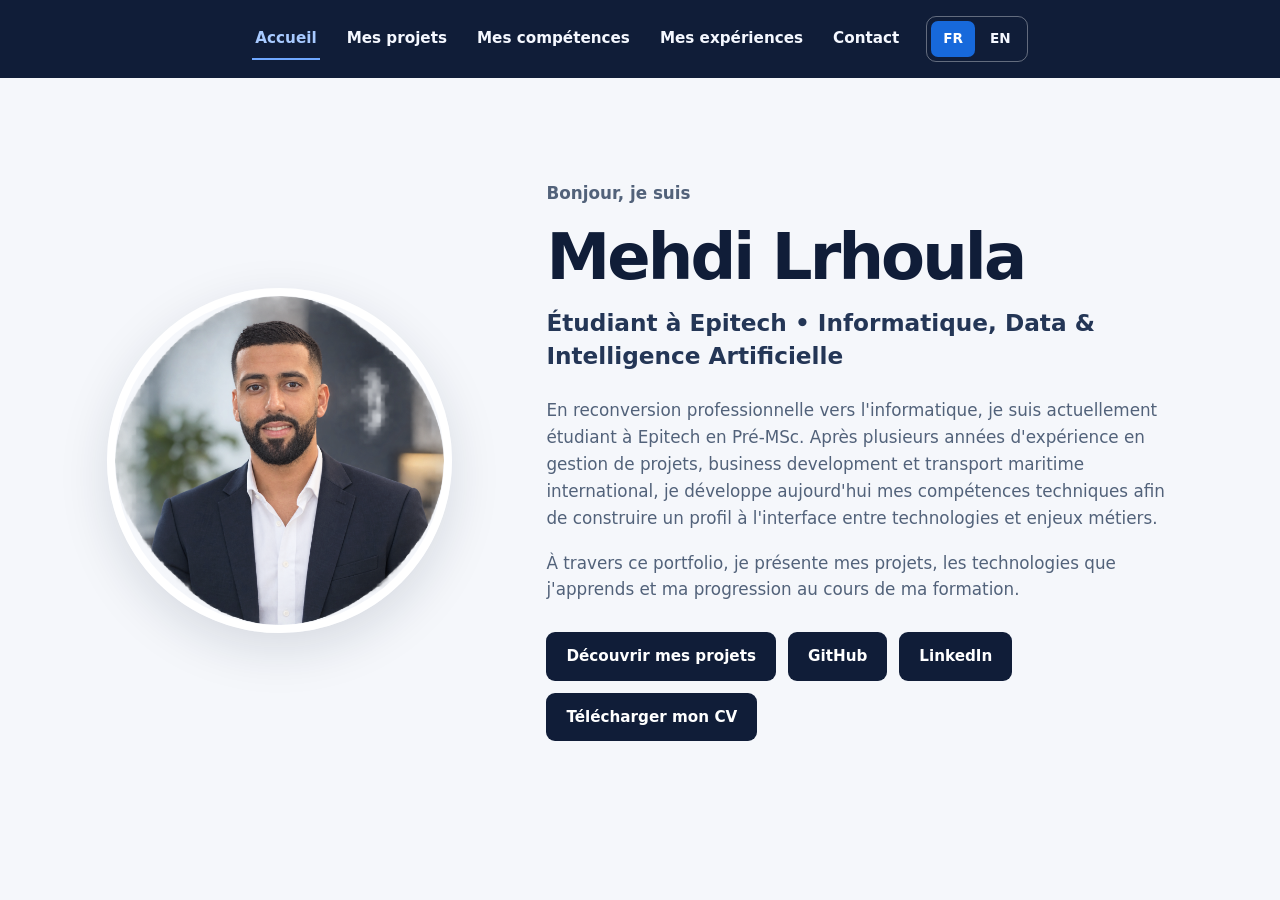
<file: index.html>
<!DOCTYPE html>
<html lang="fr">

<head>
    <!-- CONFIGURE LA PAGE -->
    <meta charset="UTF-8">
    <meta name="viewport" content="width=device-width, initial-scale=1.0">

    <!-- DECRIT LE PORTFOLIO -->
    <meta name="description"
        content="Portfolio de Mehdi Lrhoula, étudiant à Epitech en reconversion vers l'informatique. Découvrez mes projets, compétences et expériences."
        data-i18n-content="metaDescription">

    <!-- DEFINIT LE TITRE -->
    <title>Portfolio | Mehdi Lrhoula</title>

    <!-- CHARGE LES STYLES -->
    <link rel="stylesheet" href="css/style.css">

    <!-- ACTIVE LES TRADUCTIONS -->
    <script src="js/lang.js" defer></script>
</head>

<body>

    <!-- AFFICHE LA NAVIGATION -->
    <header>
        <nav aria-label="Navigation principale">

            <!-- LIENS ENTRE LES PAGES -->
            <a href="index.html" data-i18n="navHome" aria-current="page">Accueil</a>
            <a href="projets.html" data-i18n="navProjects">Mes projets</a>
            <a href="competences.html" data-i18n="navSkills">Mes compétences</a>
            <a href="experiences.html" data-i18n="navExperience">Mes expériences</a>
            <a href="contact.html" data-i18n="navContact">Contact</a>

            <!-- BOUTONS DES LANGUES -->
            <div class="lang-switch" role="group" aria-label="Choix de la langue">
                <button type="button" class="lang-btn active" data-lang="fr"
                    aria-pressed="true">FR</button>
                <button type="button" class="lang-btn" data-lang="en"
                    aria-pressed="false">EN</button>
            </div>
        </nav>
    </header>

    <!-- CONTENU PRINCIPAL -->
    <main>

        <!-- PRESENTE MON PROFIL -->
        <section class="hero">

            <!-- AFFICHE MA PHOTO -->
            <div class="hero-photo">
                <img src="images/photo-profil.png"
                    alt="Photo professionnelle de Mehdi Lrhoula">
            </div>

            <!-- PRESENTE MON PARCOURS -->
            <div class="hero-contenu">

                <!-- AFFICHE MON INTRODUCTION -->
                <p class="hero-intro" data-i18n="heroIntro">
                    Bonjour, je suis
                </p>

                <!-- AFFICHE MON NOM -->
                <h1>Mehdi Lrhoula</h1>

                <!-- PRESENTE MA FORMATION -->
                <h2 data-i18n="heroSubtitle">
                    Étudiant à Epitech • Informatique, Data & Intelligence Artificielle
                </h2>

                <!-- EXPLIQUE MA RECONVERSION -->
                <p data-i18n="heroDescription">
                    En reconversion professionnelle vers l'informatique, je suis actuellement
                    étudiant à Epitech en Pré-MSc. Après plusieurs années d'expérience en
                    gestion de projets, business development et transport maritime international,
                    je développe aujourd'hui mes compétences techniques afin de construire
                    un profil à l'interface entre technologies et enjeux métiers.
                </p>

                <!-- PRESENTE MON PORTFOLIO -->
                <p data-i18n="heroPortfolio">
                    À travers ce portfolio, je présente mes projets, les technologies que
                    j'apprends et ma progression au cours de ma formation.
                </p>

                <!-- REGROUPE LES LIENS -->
                <div class="hero-liens">

                    <!-- ACCEDE AUX PROJETS -->
                    <a href="projets.html" data-i18n="discoverProjects">
                        Découvrir mes projets
                    </a>

                    <!-- ACCEDE A GITHUB -->
                    <a href="https://github.com/Mehdilrhoula"
                        target="_blank" rel="noopener noreferrer">
                        GitHub
                    </a>

                    <!-- ACCEDE A LINKEDIN -->
                    <a href="https://www.linkedin.com/in/mehdi-lrhoula-2734bb175/"
                        target="_blank" rel="noopener noreferrer">
                        LinkedIn
                    </a>

                    <!-- TELECHARGE MON CV -->
                    <a href="documents/cv-mehdi-lrhoula.pdf"
                        download="CV-Mehdi-Lrhoula.pdf"
                        data-i18n="downloadCV">
                        Télécharger mon CV
                    </a>

                </div>

            </div>
        </section>
    </main>
</body>

</html>
</file>
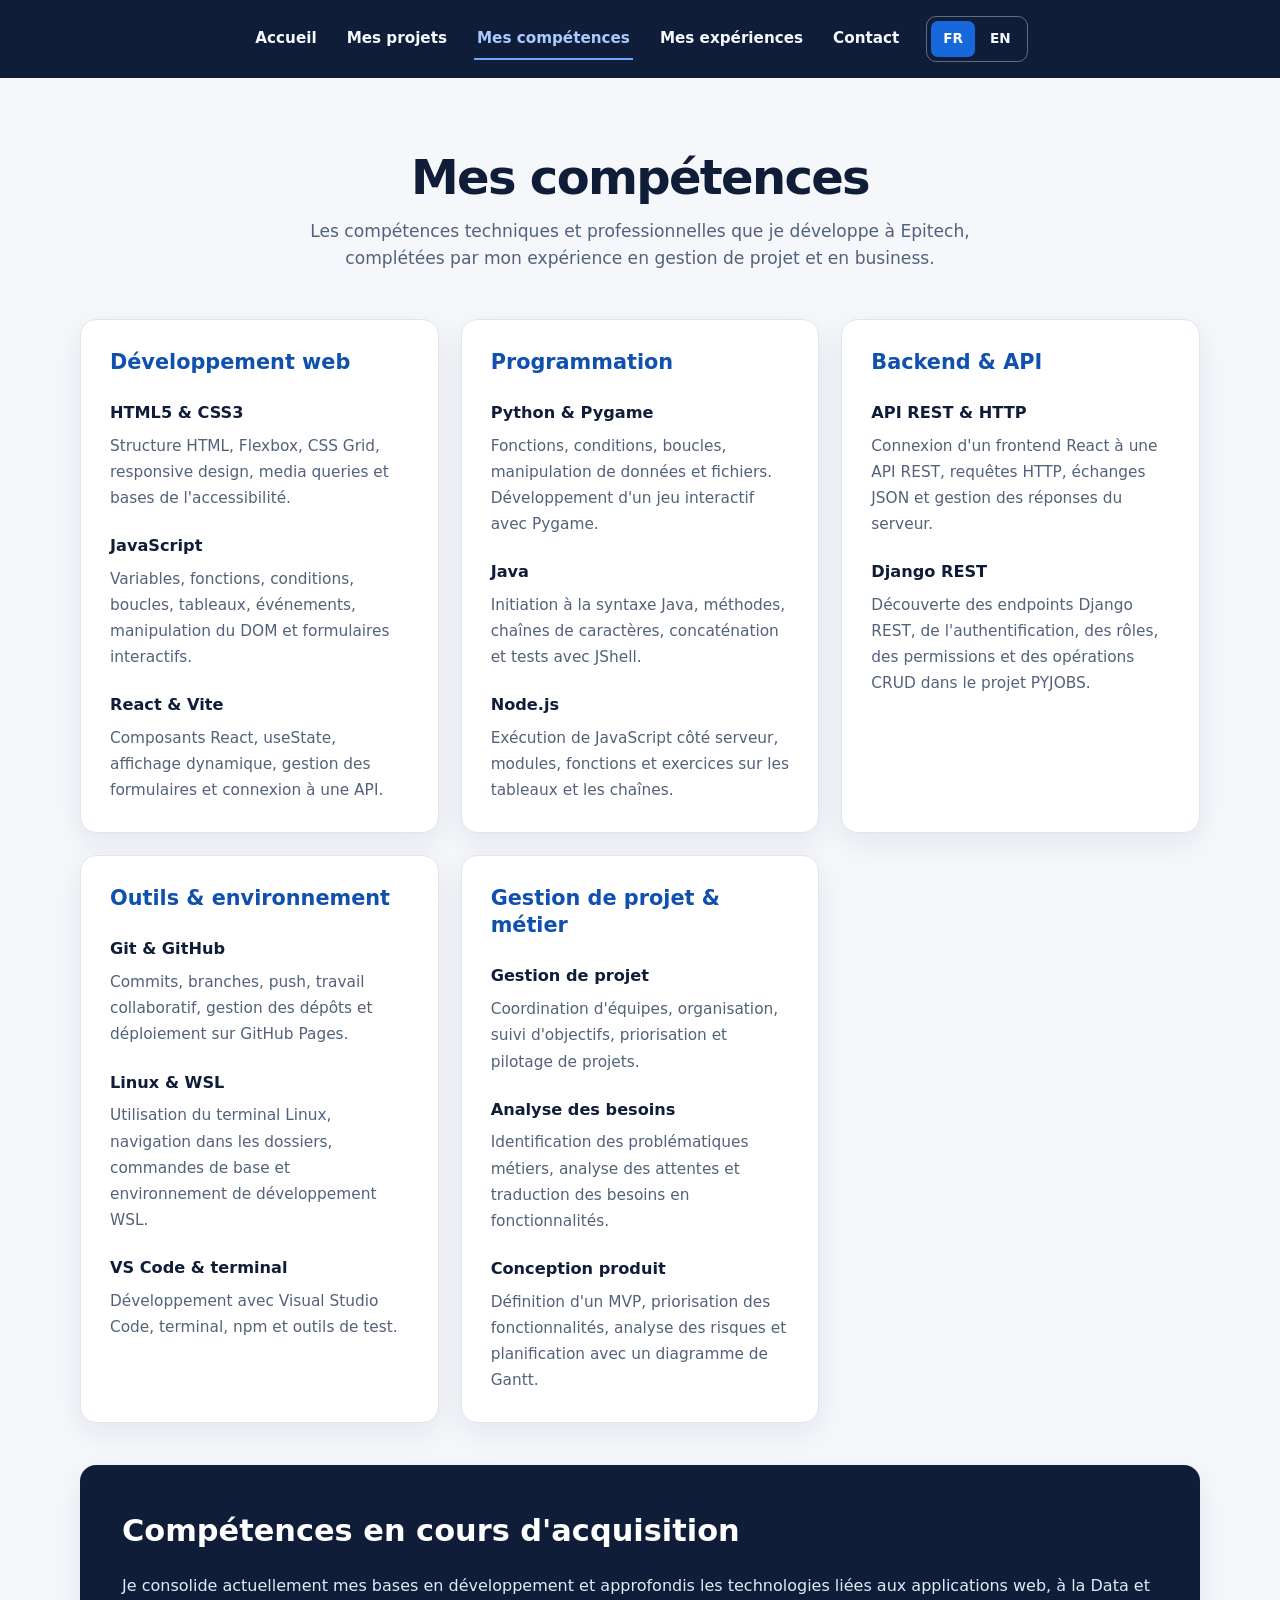
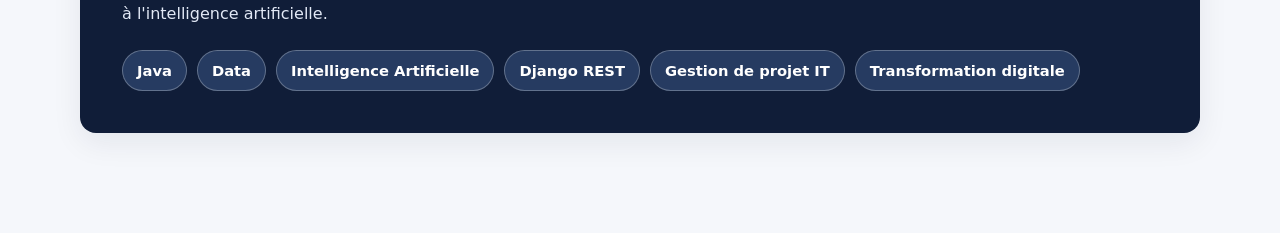
<file: competences.html>
<!DOCTYPE html>
<html lang="fr">

<head>
    <!-- CONFIGURE LA PAGE -->
    <meta charset="UTF-8">
    <meta name="viewport" content="width=device-width, initial-scale=1.0">

    <!-- DECRIT LA PAGE -->
    <meta name="description"
        content="Découvrez les compétences techniques et professionnelles développées par Mehdi Lrhoula au cours de sa formation à Epitech et de ses expériences."
        data-i18n-content="skillsMetaDescription">

    <!-- DEFINIT LE TITRE -->
    <title>Mes compétences | Mehdi Lrhoula</title>

    <!-- CHARGE LES STYLES -->
    <link rel="stylesheet" href="css/style.css">

    <!-- ACTIVE LES TRADUCTIONS -->
    <script src="js/lang.js" defer></script>
</head>

<body>

    <!-- AFFICHE LA NAVIGATION -->
    <header>
        <nav aria-label="Navigation principale">

            <!-- LIENS ENTRE LES PAGES -->
            <a href="index.html" data-i18n="navHome">Accueil</a>
            <a href="projets.html" data-i18n="navProjects">Mes projets</a>
            <a href="competences.html" data-i18n="navSkills"
                aria-current="page">Mes compétences</a>
            <a href="experiences.html" data-i18n="navExperience">Mes expériences</a>
            <a href="contact.html" data-i18n="navContact">Contact</a>

            <!-- PERMET LE CHANGEMENT LANGUE -->
            <div class="lang-switch" role="group"
                aria-label="Choix de la langue">

                <button type="button" class="lang-btn active"
                    data-lang="fr" aria-pressed="true">FR</button>

                <button type="button" class="lang-btn"
                    data-lang="en" aria-pressed="false">EN</button>
            </div>
        </nav>
    </header>

    <!-- CONTENU PRINCIPAL -->
    <main>
        <section class="page-competences">

            <!-- PRESENTE MES COMPETENCES -->
            <div class="titre-page">
                <h1 data-i18n="skillsTitle">Mes compétences</h1>

                <p data-i18n="skillsIntro">
                    Les compétences techniques et professionnelles
                    que je développe à Epitech, complétées par
                    mon expérience en gestion de projet et en business.
                </p>
            </div>

            <!-- ORGANISE LES CARTES -->
            <div class="competences-grille">

                <!-- PRESENTE LE DEVELOPPEMENT WEB -->
                <article class="competence-carte">
                    <h2 data-i18n="skillsDevelopment">
                        Développement web
                    </h2>

                    <!-- PRESENTE HTML ET CSS -->
                    <h3>HTML5 & CSS3</h3>
                    <p data-i18n="skillsHtml">
                        Structure HTML, Flexbox, CSS Grid,
                        responsive design, media queries
                        et bases de l'accessibilité.
                    </p>

                    <!-- PRESENTE MES BASES JAVASCRIPT -->
                    <h3>JavaScript</h3>
                    <p data-i18n="skillsJavaScript">
                        Variables, fonctions, conditions, boucles,
                        tableaux, événements, manipulation du DOM
                        et formulaires interactifs.
                    </p>

                    <!-- PRESENTE REACT ET VITE -->
                    <h3>React & Vite</h3>
                    <p data-i18n="skillsReact">
                        Composants React, useState, affichage
                        dynamique, gestion des formulaires
                        et connexion à une API.
                    </p>
                </article>

                <!-- PRESENTE MES LANGAGES -->
                <article class="competence-carte">
                    <h2 data-i18n="skillsProgramming">
                        Programmation
                    </h2>

                    <!-- PRESENTE PYTHON ET PYGAME -->
                    <h3>Python & Pygame</h3>
                    <p data-i18n="skillsPython">
                        Fonctions, conditions, boucles,
                        manipulation de données et fichiers.
                        Développement d'un jeu interactif
                        avec Pygame.
                    </p>

                    <!-- PRESENTE MES BASES JAVA -->
                    <h3>Java</h3>
                    <p data-i18n="skillsJava">
                        Initiation à la syntaxe Java,
                        méthodes, chaînes de caractères,
                        concaténation et tests avec JShell.
                    </p>

                    <!-- PRESENTE MES BASES NODE -->
                    <h3>Node.js</h3>
                    <p data-i18n="skillsNode">
                        Exécution de JavaScript côté serveur,
                        modules, fonctions et exercices
                        sur les tableaux et les chaînes.
                    </p>
                </article>

                <!-- PRESENTE BACKEND ET API -->
                <article class="competence-carte">
                    <h2 data-i18n="skillsBackendTitle">
                        Backend & API
                    </h2>

                    <!-- PRESENTE LES ECHANGES HTTP -->
                    <h3>API REST & HTTP</h3>
                    <p data-i18n="skillsAPI">
                        Connexion d'un frontend React
                        à une API REST, requêtes HTTP,
                        échanges JSON et gestion des
                        réponses du serveur.
                    </p>

                    <!-- PRESENTE DJANGO REST -->
                    <h3>Django REST</h3>
                    <p data-i18n="skillsDjango">
                        Découverte des endpoints Django REST,
                        de l'authentification, des rôles,
                        des permissions et des opérations CRUD
                        dans le projet PYJOBS.
                    </p>
                </article>

                <!-- PRESENTE MES OUTILS -->
                <article class="competence-carte">
                    <h2 data-i18n="skillsTools">
                        Outils & environnement
                    </h2>

                    <!-- PRESENTE LE VERSIONNEMENT -->
                    <h3>Git & GitHub</h3>
                    <p data-i18n="skillsGit">
                        Commits, branches, push, travail
                        collaboratif, gestion des dépôts
                        et déploiement sur GitHub Pages.
                    </p>

                    <!-- PRESENTE MON ENVIRONNEMENT LINUX -->
                    <h3>Linux & WSL</h3>
                    <p data-i18n="skillsLinux">
                        Utilisation du terminal Linux,
                        navigation dans les dossiers,
                        commandes de base et environnement
                        de développement WSL.
                    </p>

                    <!-- PRESENTE MON EDITEUR -->
                    <h3 data-i18n="skillsTerminalTitle">
                        VS Code & terminal
                    </h3>
                    <p data-i18n="skillsTerminal">
                        Développement avec Visual Studio Code,
                        terminal, npm et outils de test.
                    </p>
                </article>

                <!-- PRESENTE MES COMPETENCES METIER -->
                <article class="competence-carte">
                    <h2 data-i18n="skillsBusiness">
                        Gestion de projet & métier
                    </h2>

                    <!-- PRESENTE LA GESTION PROJET -->
                    <h3 data-i18n="skillsProjectTitle">
                        Gestion de projet
                    </h3>
                    <p data-i18n="skillsProject">
                        Coordination d'équipes, organisation,
                        suivi d'objectifs, priorisation
                        et pilotage de projets.
                    </p>

                    <!-- PRESENTE ANALYSE DES BESOINS -->
                    <h3 data-i18n="skillsNeedsTitle">
                        Analyse des besoins
                    </h3>
                    <p data-i18n="skillsNeeds">
                        Identification des problématiques métiers,
                        analyse des attentes et traduction
                        des besoins en fonctionnalités.
                    </p>

                    <!-- PRESENTE LA CONCEPTION PRODUIT -->
                    <h3 data-i18n="skillsProductTitle">
                        Conception produit
                    </h3>
                    <p data-i18n="skillsProduct">
                        Définition d'un MVP, priorisation
                        des fonctionnalités, analyse des risques
                        et planification avec un diagramme de Gantt.
                    </p>
                </article>

            </div>

            <!-- PRESENTE MES APPRENTISSAGES -->
            <div class="competences-apprentissage">

                <!-- AFFICHE MES OBJECTIFS -->
                <h2 data-i18n="skillsLearningTitle">
                    Compétences en cours d'acquisition
                </h2>

                <!-- EXPLIQUE MA PROGRESSION -->
                <p data-i18n="skillsLearningIntro">
                    Je consolide actuellement mes bases
                    en développement et approfondis les
                    technologies liées aux applications web,
                    à la Data et à l'intelligence artificielle.
                </p>

                <!-- LISTE LES TECHNOLOGIES -->
                <div class="apprentissage-liste">
                    <span>Java</span>
                    <span>Data</span>
                    <span data-i18n="skillsAI">
                        Intelligence Artificielle
                    </span>
                    <span>Django REST</span>
                    <span data-i18n="skillsITProject">
                        Gestion de projet IT
                    </span>
                    <span data-i18n="skillsDigital">
                        Transformation digitale
                    </span>
                </div>

            </div>

        </section>
    </main>

</body>
</html>
</file>
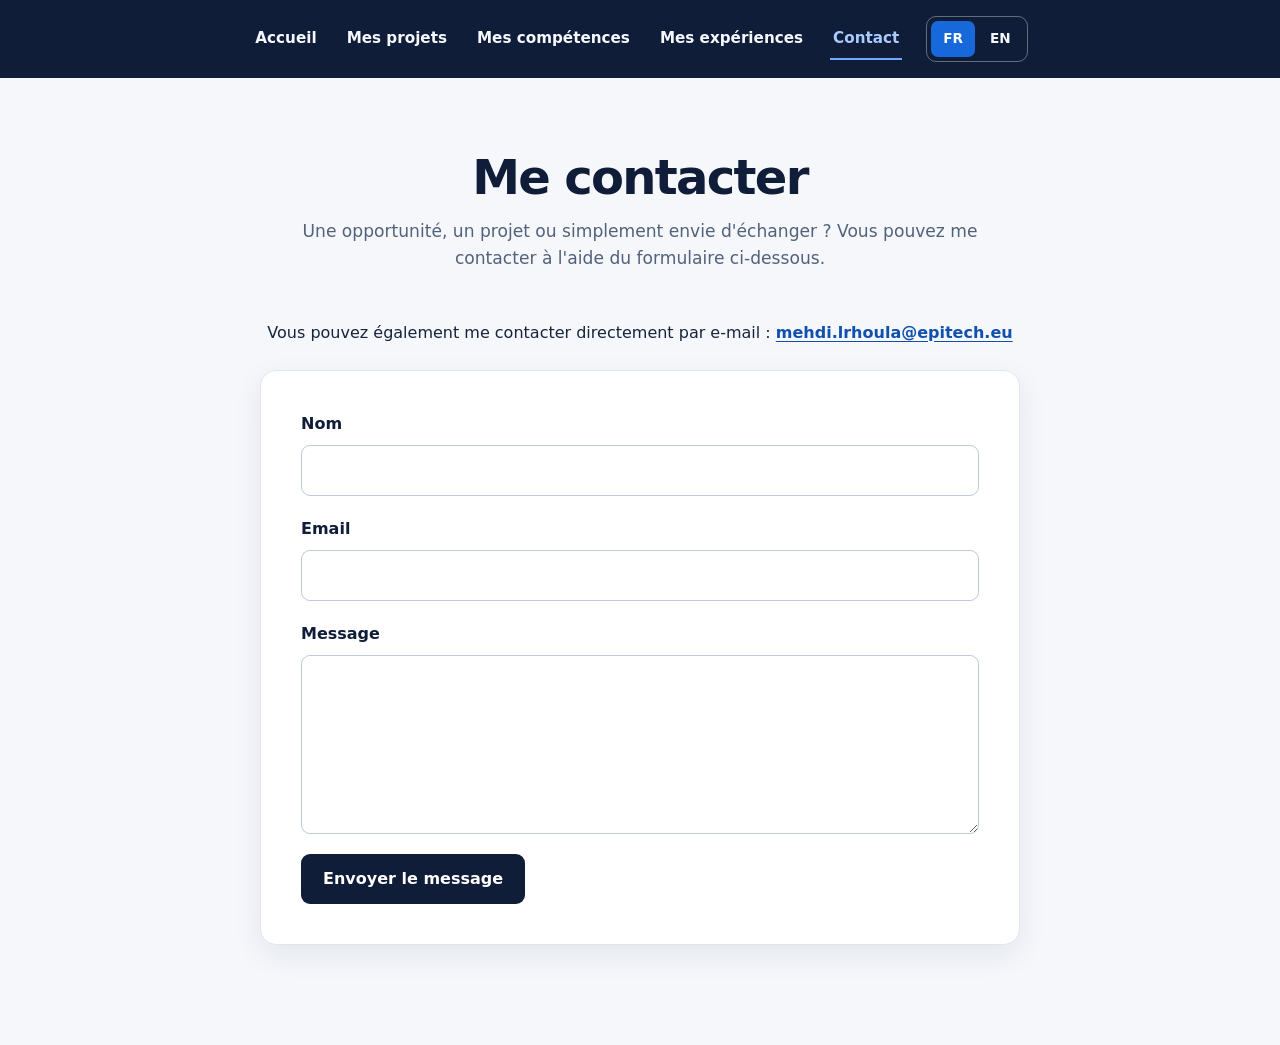
<file: contact.html>
<!DOCTYPE html>
<html lang="fr">

<head>
    <!-- CONFIGURE LA PAGE -->
    <meta charset="UTF-8">
    <meta name="viewport" content="width=device-width, initial-scale=1.0">

    <!-- DECRIT LE SITE -->
    <meta name="description"
        content="Contactez Mehdi Lrhoula pour échanger autour d'une opportunité professionnelle, d'une alternance ou d'un projet."
        data-i18n-content="contactMetaDescription">

    <!-- DEFINIT LE TITRE -->
    <title>Contact | Mehdi Lrhoula</title>

    <!-- CHARGE LES STYLES -->
    <link rel="stylesheet" href="css/style.css">

    <!-- CHARGE LES TRADUCTIONS -->
    <script src="js/lang.js" defer></script>
</head>

<body>

    <!-- AFFICHE LA NAVIGATION -->
    <header>
        <nav aria-label="Navigation principale">

            <!-- LIENS VERS LES PAGES -->
            <a href="index.html" data-i18n="navHome">Accueil</a>
            <a href="projets.html" data-i18n="navProjects">Mes projets</a>
            <a href="competences.html" data-i18n="navSkills">Mes compétences</a>
            <a href="experiences.html" data-i18n="navExperience">Mes expériences</a>
            <a href="contact.html" data-i18n="navContact" aria-current="page">Contact</a>

            <!-- BOUTONS DES LANGUES -->
            <div class="lang-switch" role="group" aria-label="Choix de la langue">
                <button type="button" class="lang-btn active" data-lang="fr" aria-pressed="true">FR</button>
                <button type="button" class="lang-btn" data-lang="en" aria-pressed="false">EN</button>
            </div>
        </nav>
    </header>

    <!-- CONTENU PRINCIPAL -->
    <main>
        <section class="page-contact">

            <!-- PRESENTE LA PAGE -->
            <div class="titre-page">
                <h1 data-i18n="contactTitle">Me contacter</h1>

                <p data-i18n="contactIntro">
                    Une opportunité, un projet ou simplement envie d'échanger ?
                    Vous pouvez me contacter à l'aide du formulaire ci-dessous.
                </p>
            </div>

            <!-- AFFICHE MON EMAIL -->
            <div class="contact-direct">
                <p>
                    <span data-i18n="contactDirect">
                        Vous pouvez également me contacter directement par e-mail :
                    </span>

                    <!-- OUVRE LA MESSAGERIE -->
                    <a href="mailto:mehdi.lrhoula@epitech.eu">
                        mehdi.lrhoula@epitech.eu
                    </a>
                </p>
            </div>

            <!-- FORMULAIRE DE CONTACT -->
            <form class="formulaire-contact" id="formulaire-contact">

                <!-- SAISIE DU NOM -->
                <div class="champ-formulaire">
                    <label for="nom" data-i18n="contactName">Nom</label>
                    <input type="text" id="nom" name="nom"
                        autocomplete="name" required>
                </div>

                <!-- SAISIE DE EMAIL -->
                <div class="champ-formulaire">
                    <label for="email" data-i18n="contactEmail">Email</label>
                    <input type="email" id="email" name="email"
                        autocomplete="email" required>
                </div>

                <!-- SAISIE DU MESSAGE -->
                <div class="champ-formulaire">
                    <label for="message" data-i18n="contactMessage">Message</label>
                    <textarea id="message" name="message"
                        rows="6" required></textarea>
                </div>

                <!-- DECLENCHE LE FORMULAIRE -->
                <button type="submit" data-i18n="contactSubmit">
                    Envoyer le message
                </button>

            </form>

        </section>
    </main>

    <!-- ACTIVE LE FORMULAIRE -->
    <script src="js/contact.js"></script>
</body>
</html>
</file>
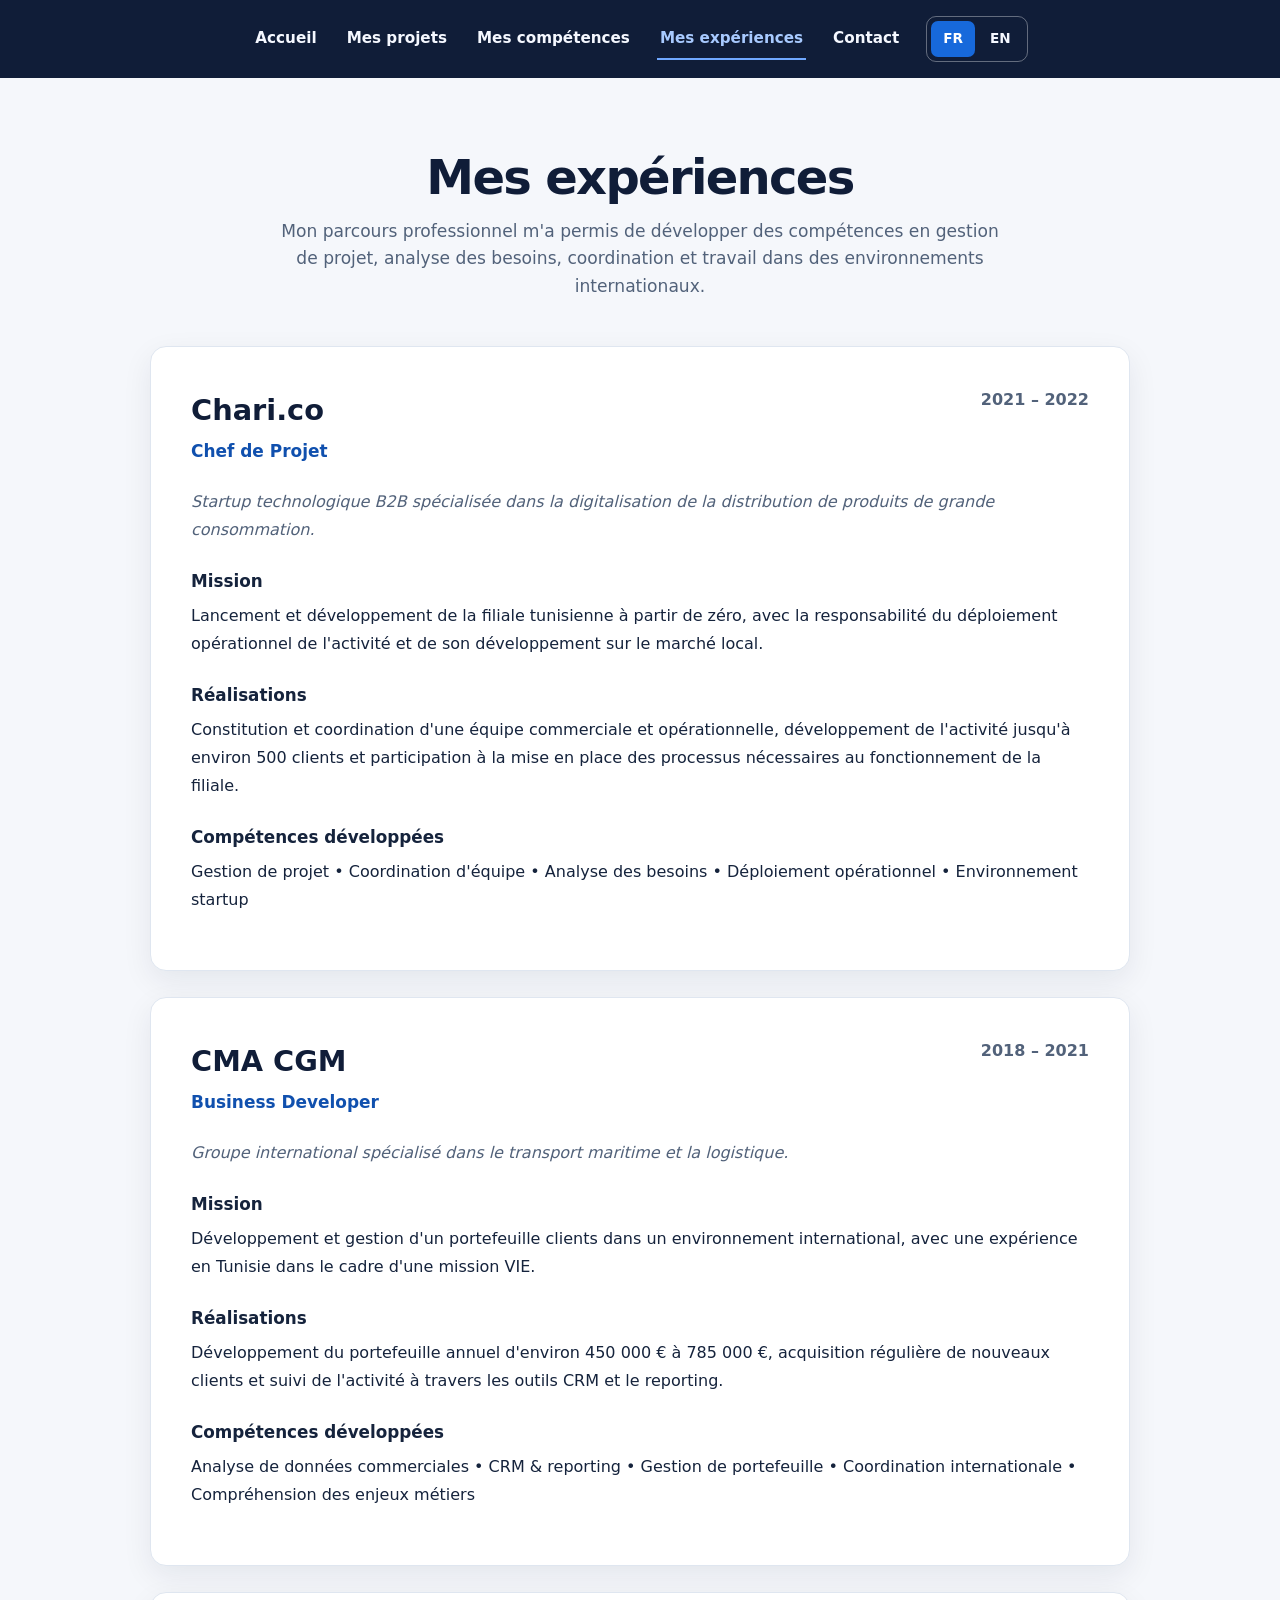
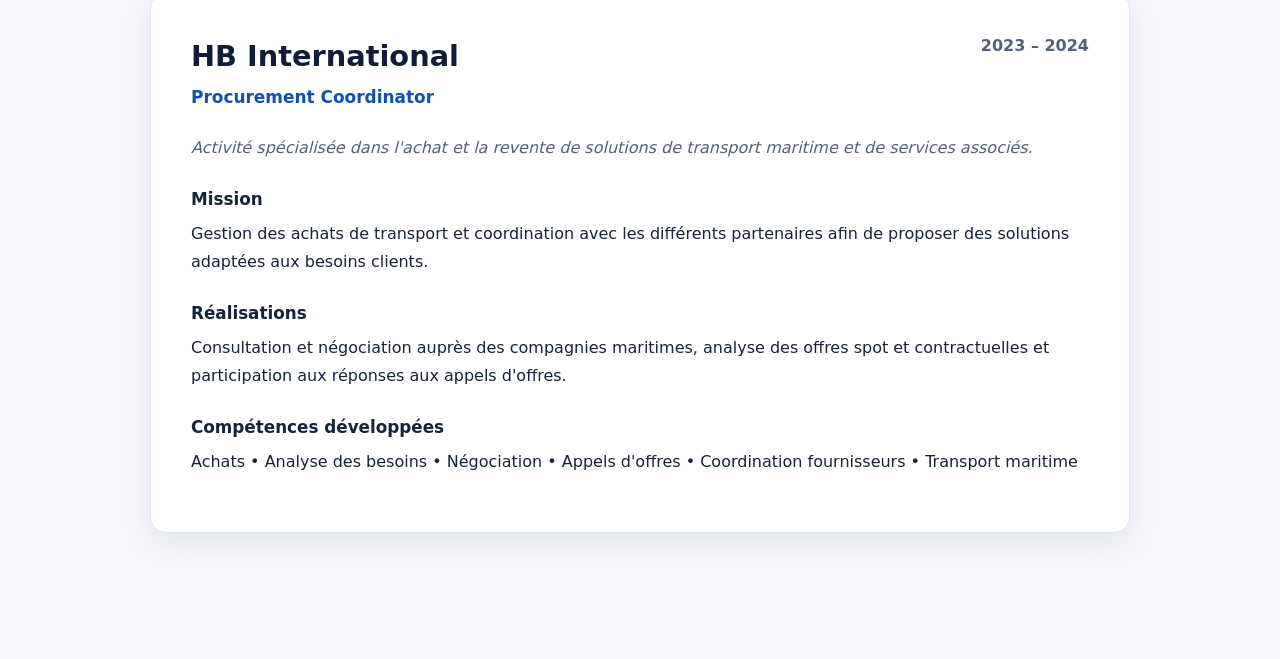
<file: experiences.html>
<!DOCTYPE html>
<html lang="fr">

<head>
    <!-- CONFIGURE LA PAGE -->
    <meta charset="UTF-8">
    <meta name="viewport" content="width=device-width, initial-scale=1.0">

    <!-- DECRIT LA PAGE -->
    <meta name="description"
        content="Découvrez les expériences professionnelles de Mehdi Lrhoula et les compétences développées en gestion de projet, business et environnement international."
        data-i18n-content="experienceMetaDescription">

    <!-- DEFINIT LE TITRE -->
    <title>Mes expériences | Mehdi Lrhoula</title>

    <!-- CHARGE LES STYLES -->
    <link rel="stylesheet" href="css/style.css">

    <!-- ACTIVE LES TRADUCTIONS -->
    <script src="js/lang.js" defer></script>
</head>

<body>

    <!-- AFFICHE LA NAVIGATION -->
    <header>
        <nav aria-label="Navigation principale">

            <!-- LIENS ENTRE LES PAGES -->
            <a href="index.html" data-i18n="navHome">Accueil</a>
            <a href="projets.html" data-i18n="navProjects">Mes projets</a>
            <a href="competences.html" data-i18n="navSkills">Mes compétences</a>
            <a href="experiences.html" data-i18n="navExperience" aria-current="page">Mes expériences</a>
            <a href="contact.html" data-i18n="navContact">Contact</a>

            <!-- BOUTONS DES LANGUES -->
            <div class="lang-switch" role="group" aria-label="Choix de la langue">
                <button type="button" class="lang-btn active" data-lang="fr" aria-pressed="true">FR</button>
                <button type="button" class="lang-btn" data-lang="en" aria-pressed="false">EN</button>
            </div>
        </nav>
    </header>

    <!-- CONTENU PRINCIPAL -->
    <main>
        <section class="page-experiences">

            <!-- PRESENTE MON PARCOURS -->
            <div class="titre-page">
                <h1 data-i18n="experienceTitle">Mes expériences</h1>

                <p data-i18n="experienceIntro">
                    Mon parcours professionnel m'a permis de développer des compétences
                    en gestion de projet, analyse des besoins, coordination et travail
                    dans des environnements internationaux.
                </p>
            </div>

            <!-- REGROUPE MES EXPERIENCES -->
            <div class="experiences-liste">

                <!-- EXPERIENCE CHEZ CHARI -->
                <article class="experience-carte">

                    <!-- PRESENTE ENTREPRISE ET POSTE -->
                    <div class="experience-entete">
                        <div>
                            <h2>Chari.co</h2>
                            <h3 data-i18n="chariRole">Chef de Projet</h3>
                        </div>
                        <span>2021 – 2022</span>
                    </div>

                    <!-- DECRIT LE CONTEXTE -->
                    <p class="experience-contexte" data-i18n="chariContext">
                        Startup technologique B2B spécialisée dans la digitalisation
                        de la distribution de produits de grande consommation.
                    </p>

                    <!-- PRESENTE MES MISSIONS -->
                    <h3 data-i18n="experienceMissionTitle">Mission</h3>
                    <p data-i18n="chariMission">
                        Lancement et développement de la filiale tunisienne à partir de zéro,
                        avec la responsabilité du déploiement opérationnel de l'activité
                        et de son développement sur le marché local.
                    </p>

                    <!-- DETAILLE MES REALISATIONS -->
                    <h3 data-i18n="experienceAchievementsTitle">Réalisations</h3>
                    <p data-i18n="chariAchievements">
                        Constitution et coordination d'une équipe commerciale et opérationnelle,
                        développement de l'activité jusqu'à environ 500 clients et participation
                        à la mise en place des processus nécessaires au fonctionnement de la filiale.
                    </p>

                    <!-- PRESENTE LES COMPETENCES ACQUISES -->
                    <h3 data-i18n="experienceSkillsTitle">Compétences développées</h3>
                    <p data-i18n="chariSkills">
                        Gestion de projet • Coordination d'équipe • Analyse des besoins •
                        Déploiement opérationnel • Environnement startup
                    </p>

                </article>

                <!-- EXPERIENCE CHEZ CMA CGM -->
                <article class="experience-carte">

                    <!-- PRESENTE ENTREPRISE ET POSTE -->
                    <div class="experience-entete">
                        <div>
                            <h2>CMA CGM</h2>
                            <h3>Business Developer</h3>
                        </div>
                        <span>2018 – 2021</span>
                    </div>

                    <!-- DECRIT LE CONTEXTE -->
                    <p class="experience-contexte" data-i18n="cmaContext">
                        Groupe international spécialisé dans le transport maritime
                        et la logistique.
                    </p>

                    <!-- PRESENTE MES MISSIONS -->
                    <h3 data-i18n="experienceMissionTitle">Mission</h3>
                    <p data-i18n="cmaMission">
                        Développement et gestion d'un portefeuille clients dans un environnement
                        international, avec une expérience en Tunisie dans le cadre d'une mission VIE.
                    </p>

                    <!-- DETAILLE MES REALISATIONS -->
                    <h3 data-i18n="experienceAchievementsTitle">Réalisations</h3>
                    <p data-i18n="cmaAchievements">
                        Développement du portefeuille annuel d'environ 450 000 € à 785 000 €,
                        acquisition régulière de nouveaux clients et suivi de l'activité
                        à travers les outils CRM et le reporting.
                    </p>

                    <!-- PRESENTE LES COMPETENCES ACQUISES -->
                    <h3 data-i18n="experienceSkillsTitle">Compétences développées</h3>
                    <p data-i18n="cmaSkills">
                        Analyse de données commerciales • CRM & reporting • Gestion de portefeuille •
                        Coordination internationale • Compréhension des enjeux métiers
                    </p>

                </article>

                <!-- EXPERIENCE CHEZ HB INTERNATIONAL -->
                <article class="experience-carte">

                    <!-- PRESENTE ENTREPRISE ET POSTE -->
                    <div class="experience-entete">
                        <div>
                            <h2>HB International</h2>
                            <h3>Procurement Coordinator</h3>
                        </div>
                        <span>2023 – 2024</span>
                    </div>

                    <!-- DECRIT LE CONTEXTE -->
                    <p class="experience-contexte" data-i18n="hbContext">
                        Activité spécialisée dans l'achat et la revente de solutions
                        de transport maritime et de services associés.
                    </p>

                    <!-- PRESENTE MES MISSIONS -->
                    <h3 data-i18n="experienceMissionTitle">Mission</h3>
                    <p data-i18n="hbMission">
                        Gestion des achats de transport et coordination avec les différents
                        partenaires afin de proposer des solutions adaptées aux besoins clients.
                    </p>

                    <!-- DETAILLE MES REALISATIONS -->
                    <h3 data-i18n="experienceAchievementsTitle">Réalisations</h3>
                    <p data-i18n="hbAchievements">
                        Consultation et négociation auprès des compagnies maritimes,
                        analyse des offres spot et contractuelles et participation
                        aux réponses aux appels d'offres.
                    </p>

                    <!-- PRESENTE LES COMPETENCES ACQUISES -->
                    <h3 data-i18n="experienceSkillsTitle">Compétences développées</h3>
                    <p data-i18n="hbSkills">
                        Achats • Analyse des besoins • Négociation • Appels d'offres •
                        Coordination fournisseurs • Transport maritime
                    </p>

                </article>

            </div>

        </section>
    </main>

</body>
</html>
</file>
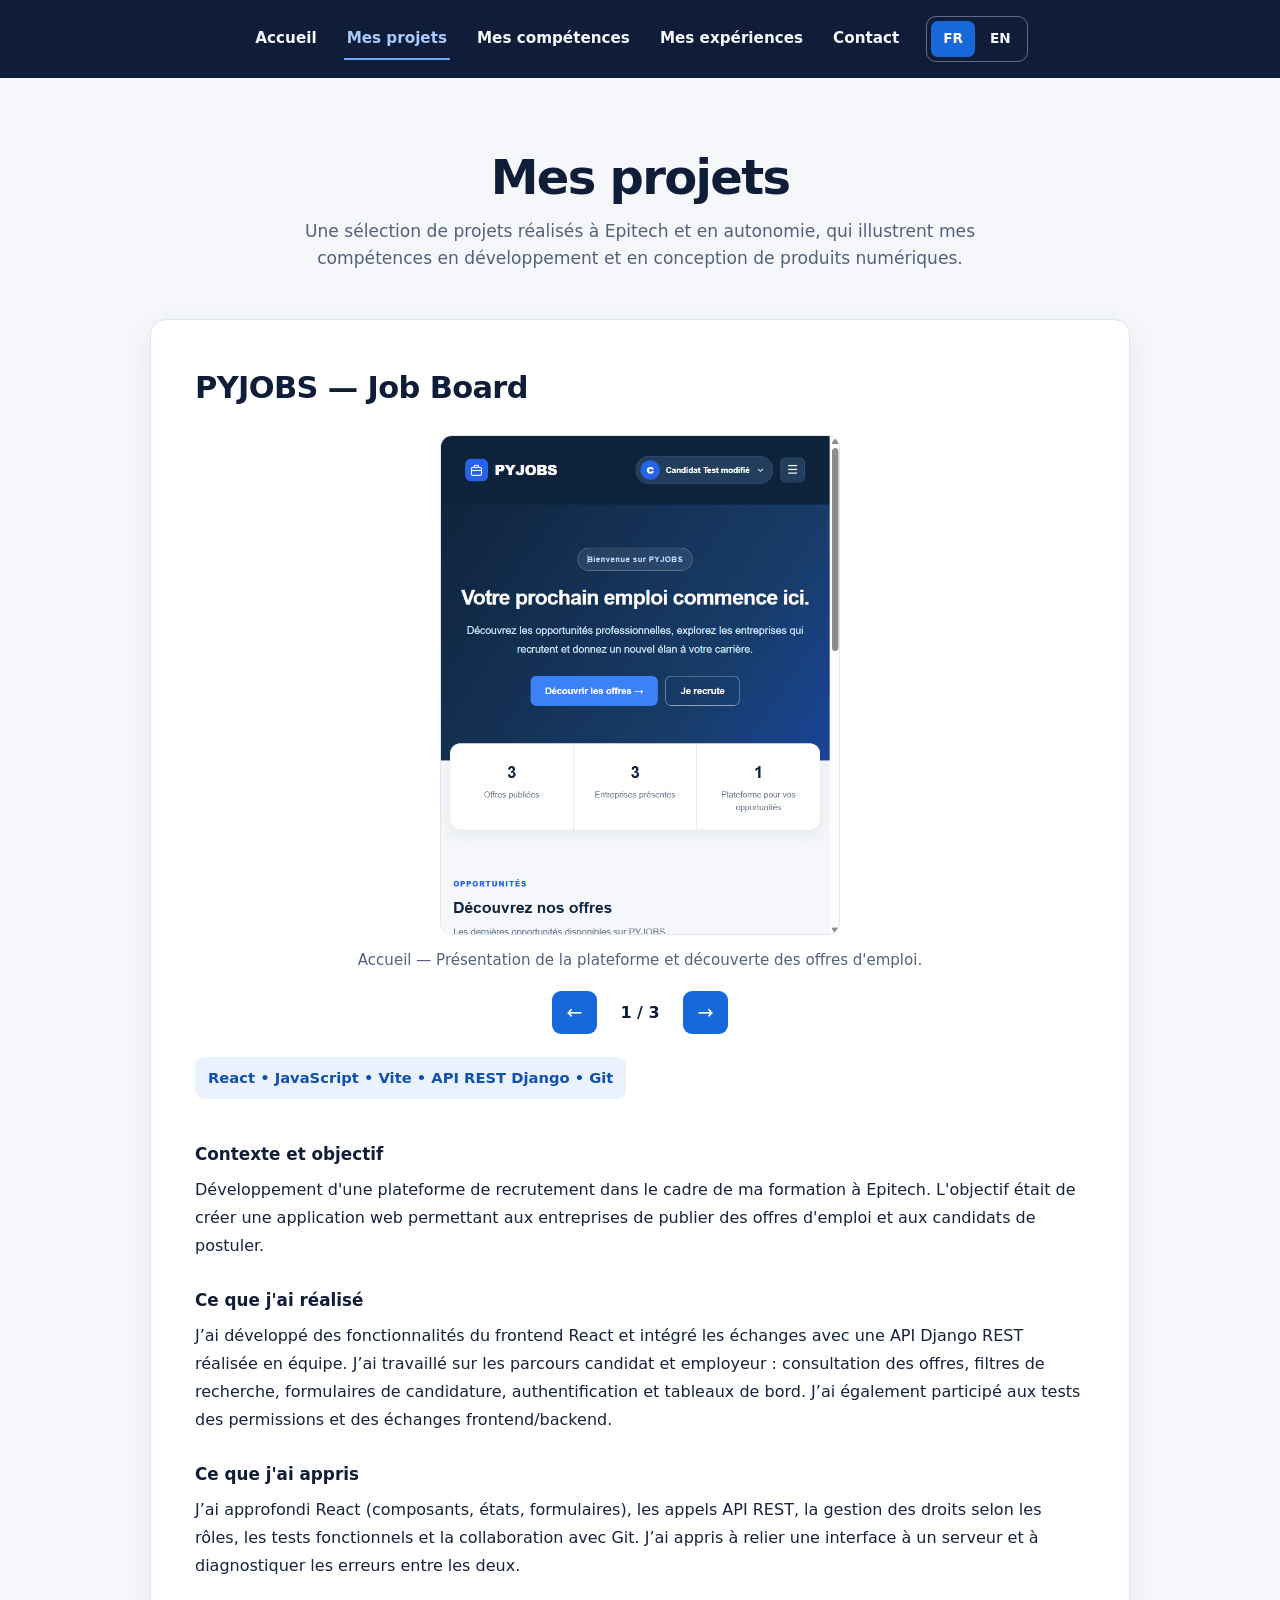
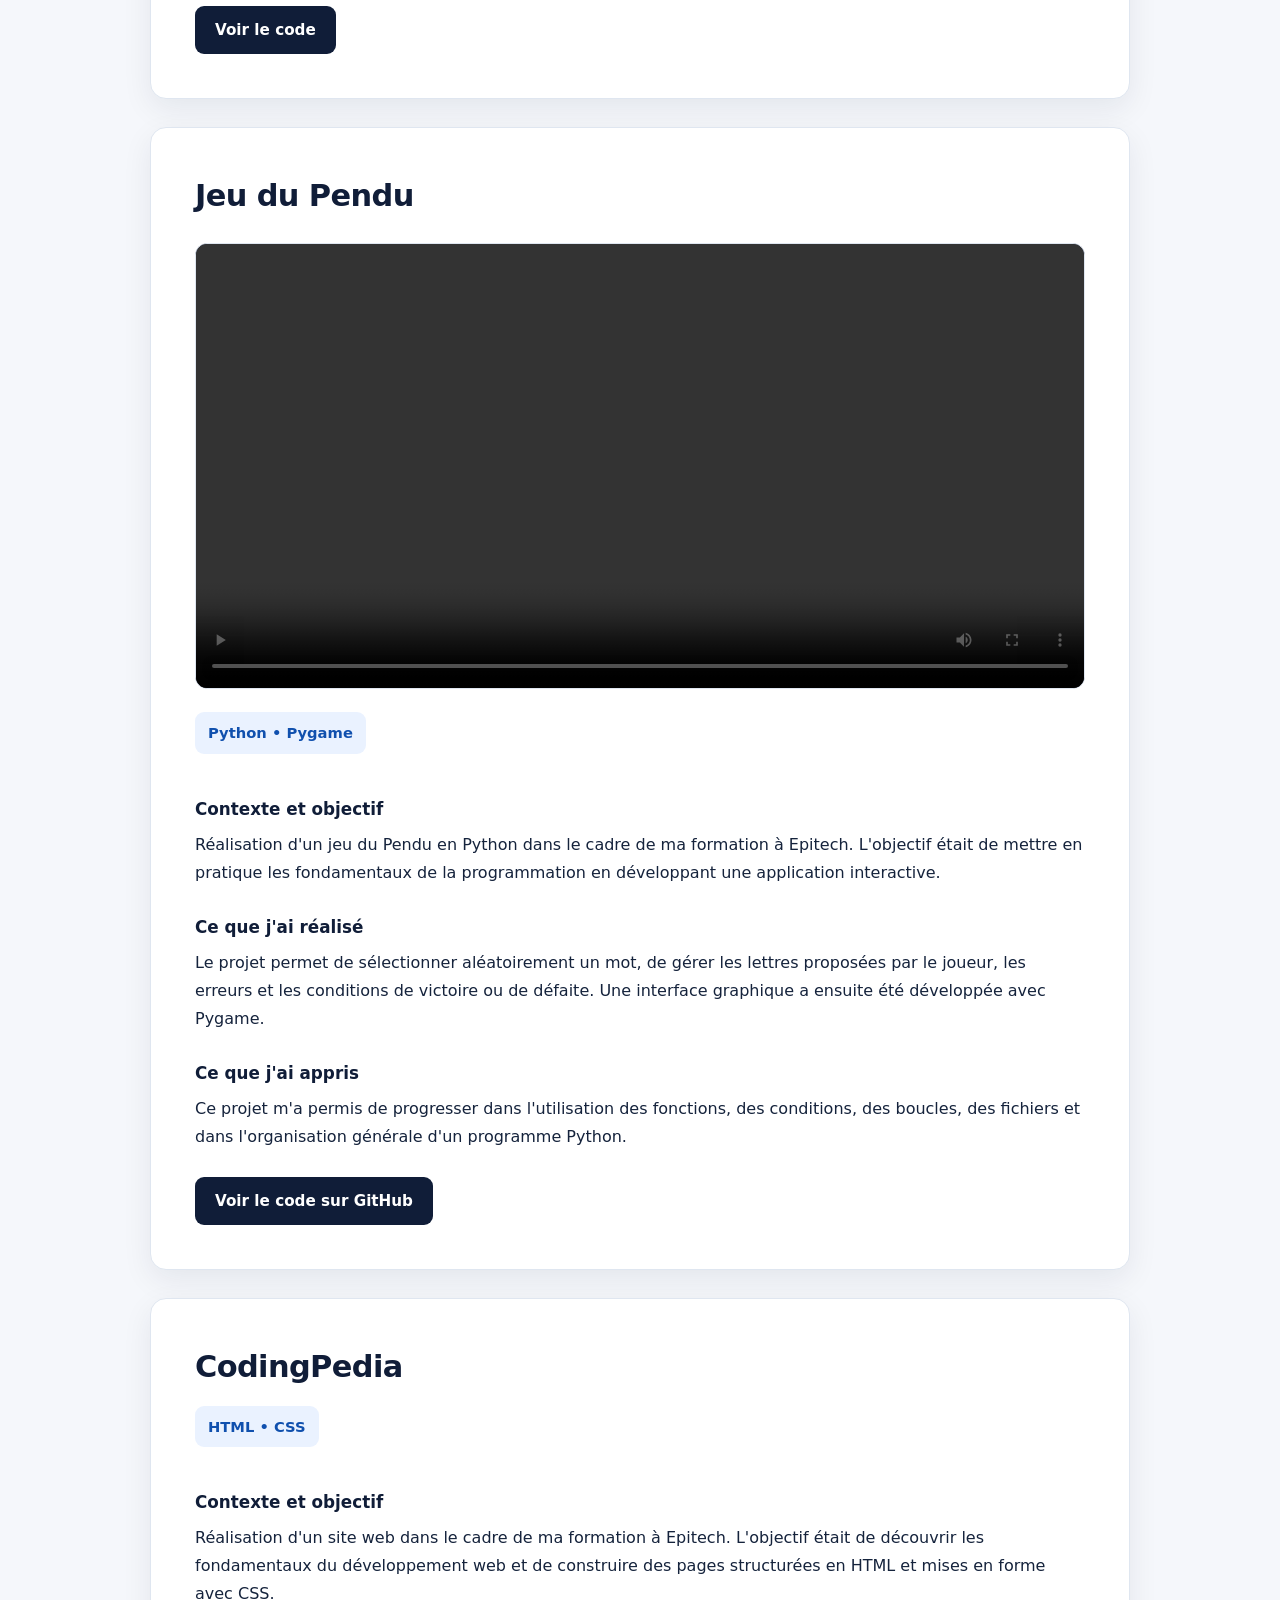
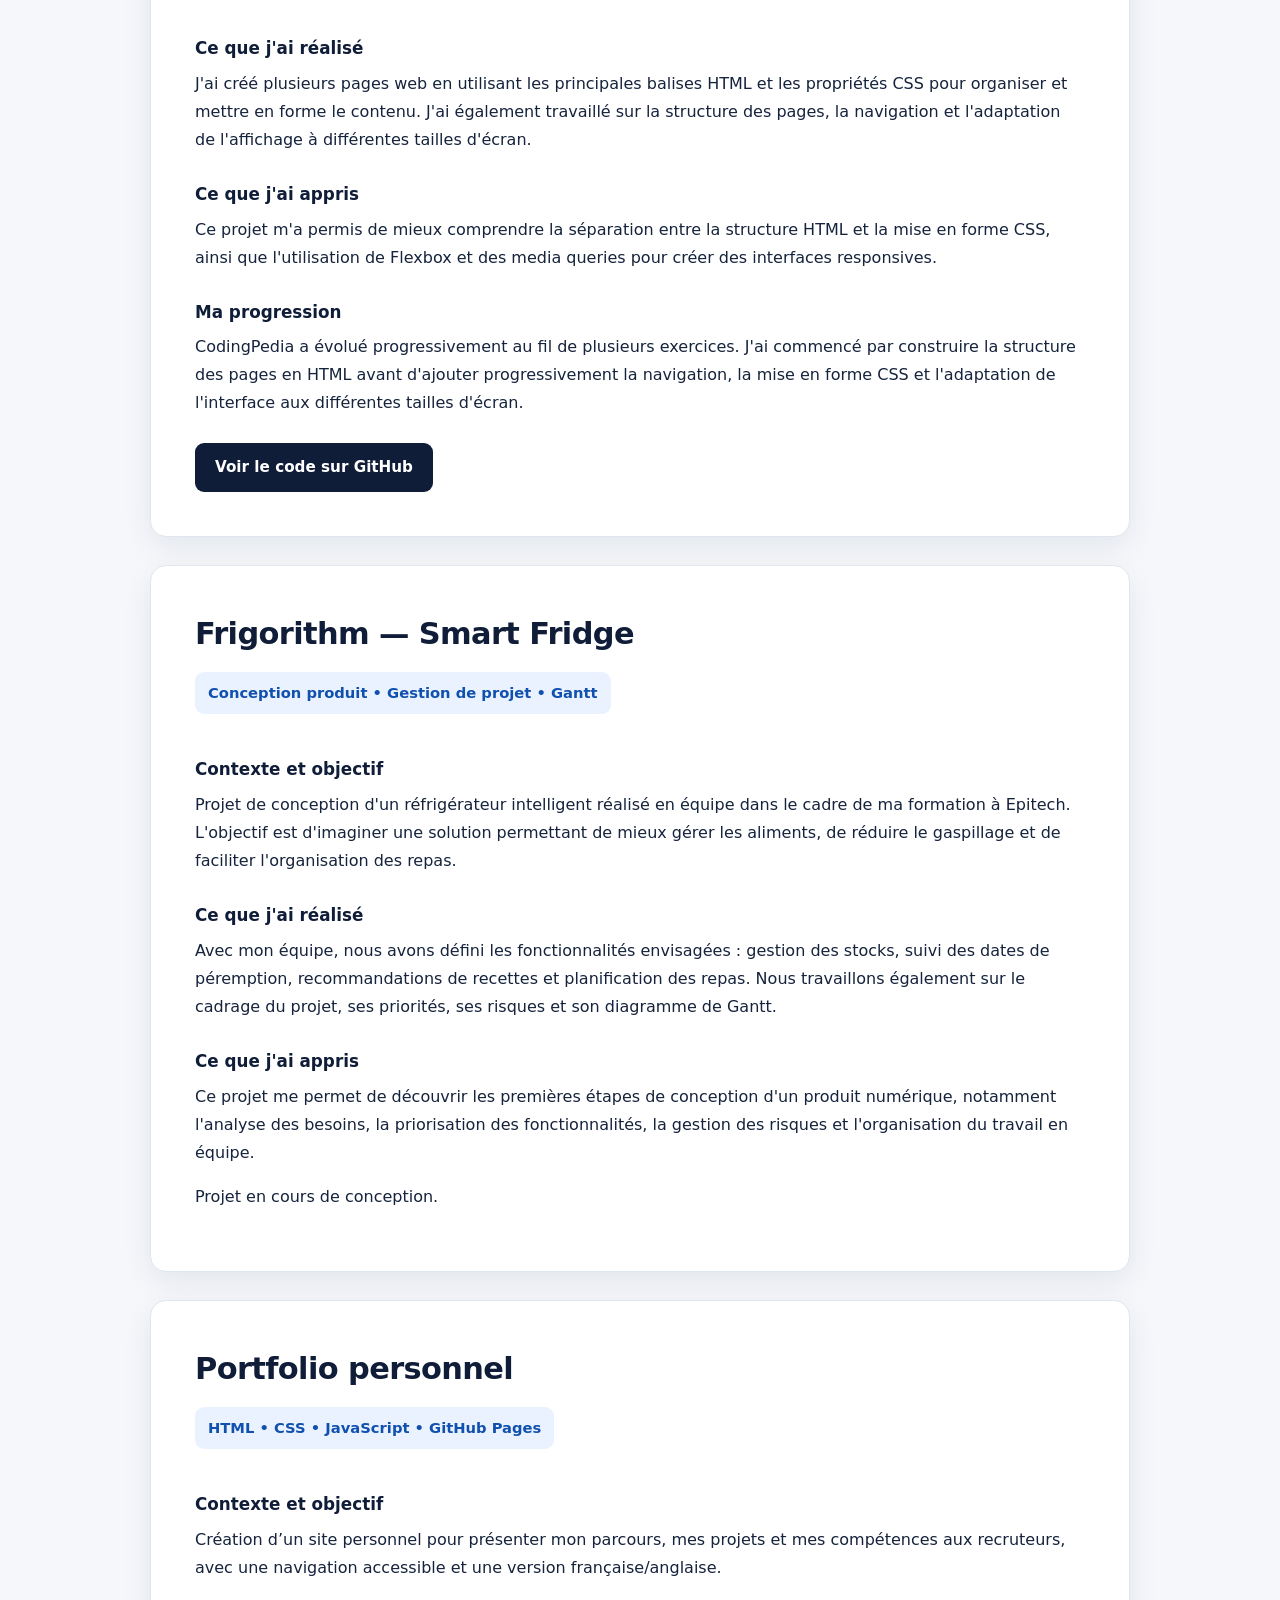
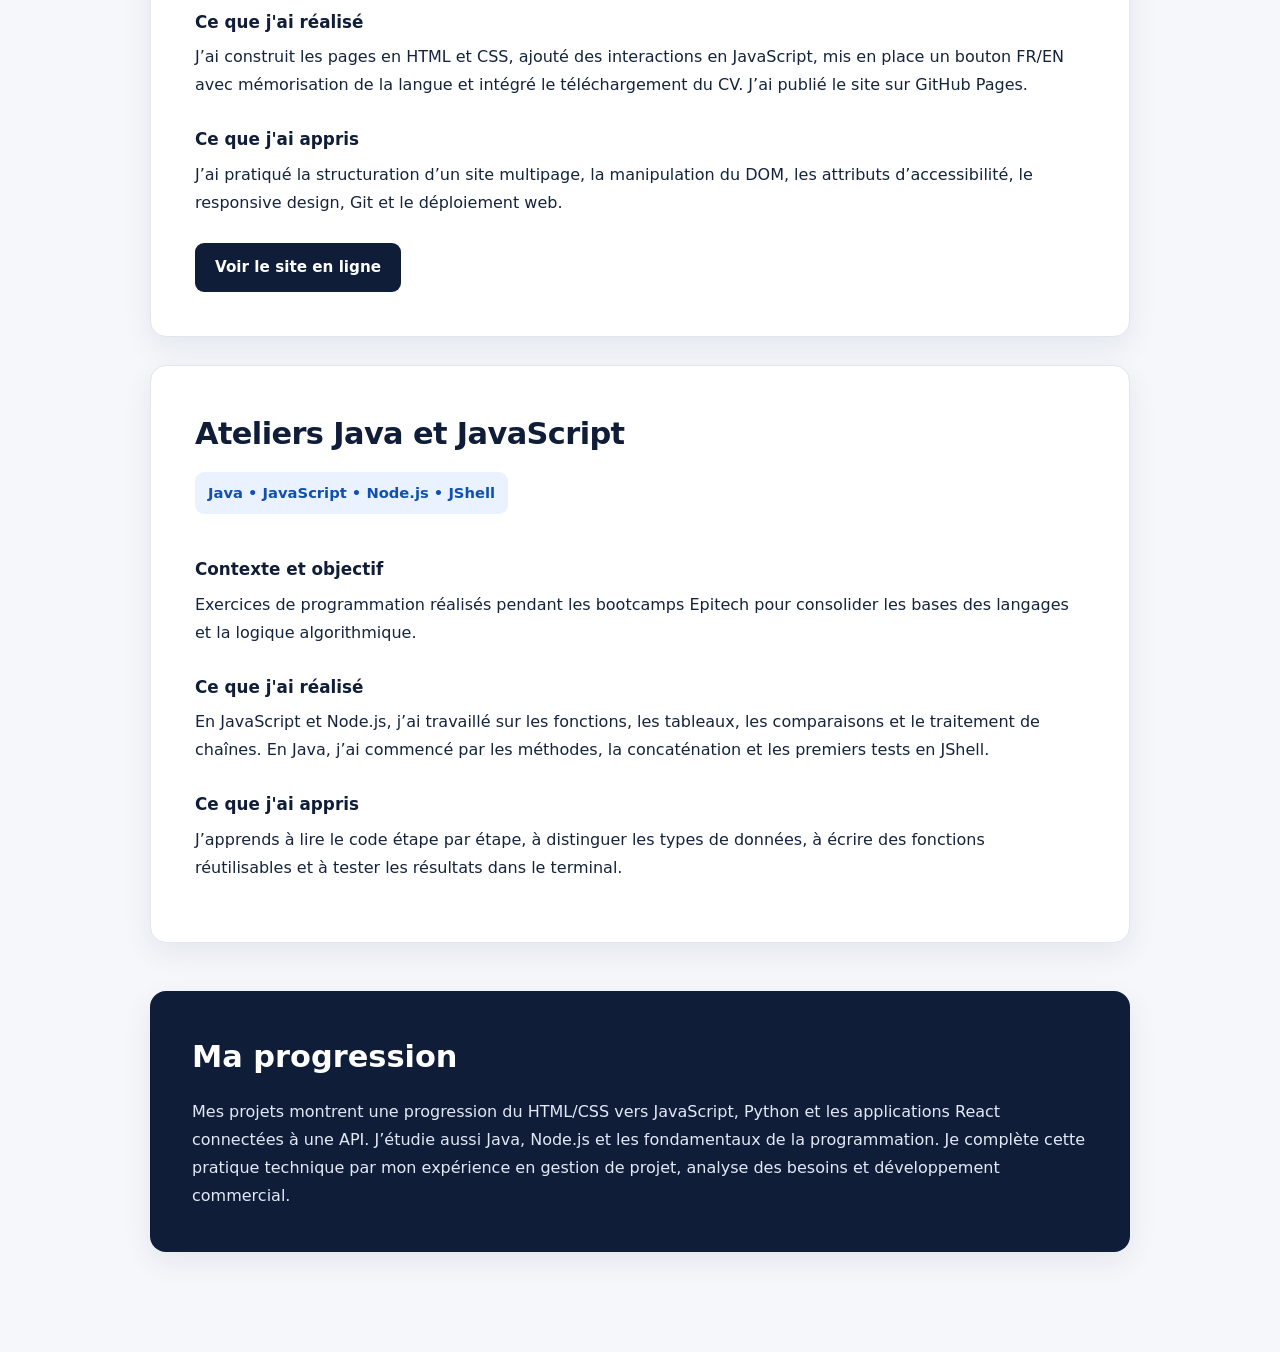
<file: projets.html>
<!DOCTYPE html>
<html lang="fr">

<head>
    <!-- CONFIGURE LA PAGE -->
    <meta charset="UTF-8">
    <meta name="viewport" content="width=device-width, initial-scale=1.0">

    <!-- DECRIT LES PROJETS -->
    <meta name="description"
        content="Découvrez les projets informatiques réalisés par Mehdi Lrhoula au cours de sa formation à Epitech."
        data-i18n-content="projectsMetaDescription">

    <!-- DEFINIT LE TITRE -->
    <title>Mes projets | Mehdi Lrhoula</title>

    <!-- CHARGE LES STYLES -->
    <link rel="stylesheet" href="css/style.css">

    <!-- ACTIVE LES TRADUCTIONS -->
    <script src="js/lang.js" defer></script>

    <!-- ACTIVE LE CARROUSEL -->
    <script src="js/carousel.js" defer></script>
</head>

<body>

    <!-- AFFICHE LA NAVIGATION -->
    <header>
        <nav aria-label="Navigation principale">

            <!-- LIENS ENTRE LES PAGES -->
            <a href="index.html" data-i18n="navHome">Accueil</a>
            <a href="projets.html" data-i18n="navProjects" aria-current="page">Mes projets</a>
            <a href="competences.html" data-i18n="navSkills">Mes compétences</a>
            <a href="experiences.html" data-i18n="navExperience">Mes expériences</a>
            <a href="contact.html" data-i18n="navContact">Contact</a>

            <!-- BOUTONS DES LANGUES -->
            <div class="lang-switch" role="group" aria-label="Choix de la langue">
                <button type="button" class="lang-btn active" data-lang="fr" aria-pressed="true">FR</button>
                <button type="button" class="lang-btn" data-lang="en" aria-pressed="false">EN</button>
            </div>
        </nav>
    </header>

    <!-- CONTENU PRINCIPAL -->
    <main>
        <section class="page-projets">

            <!-- PRESENTE MES PROJETS -->
            <div class="titre-page">
                <h1 data-i18n="projectsTitle">Mes projets</h1>
                <p data-i18n="projectsIntroduction">
                    Une sélection de projets réalisés à Epitech et en autonomie, qui illustrent mes compétences en
                    développement et en conception de produits numériques.
                </p>
            </div>

            <!-- PROJET PYJOBS -->
            <article class="carte-projet">

                <!-- AFFICHE LE NOM -->
                <h2>PYJOBS — Job Board</h2>

                <!-- PRESENTE LES CAPTURES -->
                <div class="projet-carousel" id="pyjobs-carousel" aria-label="Captures d'écran du projet PYJOBS">

                    <!-- CAPTURE PAGE ACCUEIL -->
                    <figure class="carousel-slide">
                        <img src="images/projets/pyjobs-accueil.png"
                            alt="Page d'accueil de PYJOBS présentant la plateforme de recrutement" loading="lazy">

                        <!-- DECRIT LA CAPTURE -->
                        <figcaption data-i18n="pyjobsCaptionHome">
                            Accueil — Présentation de la plateforme et découverte des offres d'emploi.
                        </figcaption>
                    </figure>

                    <!-- CAPTURE ESPACE EMPLOYEUR -->
                    <figure class="carousel-slide" hidden>
                        <img src="images/projets/pyjobs-employeur.png"
                            alt="Tableau de bord employeur de PYJOBS avec gestion des entreprises et des annonces"
                            loading="lazy">

                        <!-- DECRIT LA CAPTURE -->
                        <figcaption data-i18n="pyjobsCaptionEmployer">
                            Espace employeur — Gestion des entreprises, des annonces et des candidatures reçues.
                        </figcaption>
                    </figure>

                    <!-- CAPTURE ESPACE CANDIDAT -->
                    <figure class="carousel-slide" hidden>
                        <img src="images/projets/pyjobs-candidat.png"
                            alt="Espace candidat PYJOBS affichant les candidatures et leur statut" loading="lazy">

                        <!-- DECRIT LA CAPTURE -->
                        <figcaption data-i18n="pyjobsCaptionCandidate">
                            Espace candidat — Consultation des candidatures et suivi de leur statut.
                        </figcaption>
                    </figure>

                    <!-- CONTROLE LE CARROUSEL -->
                    <div class="carousel-controls">

                        <!-- AFFICHE IMAGE PRECEDENTE -->
                        <button type="button" class="carousel-prev" aria-label="Capture précédente">&#8592;</button>

                        <!-- AFFICHE LE COMPTEUR -->
                        <span class="carousel-counter" aria-live="polite">1 / 3</span>

                        <!-- AFFICHE IMAGE SUIVANTE -->
                        <button type="button" class="carousel-next" aria-label="Capture suivante">&#8594;</button>
                    </div>
                </div>

                <!-- LISTE LES TECHNOLOGIES -->
                <p class="projet-technologies">
                    React • JavaScript • Vite • API REST Django • Git
                </p>

                <!-- EXPLIQUE LE CONTEXTE -->
                <h3 data-i18n="projectContextTitle">Contexte et objectif</h3>
                <p data-i18n="pyjobsContext">
                    Développement d'une plateforme de recrutement dans le cadre de ma formation à Epitech. L'objectif
                    était de créer une application web permettant aux entreprises de publier des offres d'emploi et aux
                    candidats de postuler.
                </p>

                <!-- DETAILLE MON TRAVAIL -->
                <h3 data-i18n="projectWorkTitle">Ce que j'ai réalisé</h3>
                <p data-i18n="pyjobsWork">
                    J’ai développé des fonctionnalités du frontend React et intégré les échanges avec une API Django
                    REST réalisée en équipe. J’ai travaillé sur les parcours candidat et employeur : consultation des
                    offres, filtres de recherche, formulaires de candidature, authentification et tableaux de bord. J’ai
                    également participé aux tests des permissions et des échanges frontend/backend.
                </p>

                <!-- PRESENTE MES APPRENTISSAGES -->
                <h3 data-i18n="projectLearningTitle">Ce que j'ai appris</h3>
                <p data-i18n="pyjobsLearning">
                    J’ai approfondi React (composants, états, formulaires), les appels API REST, la gestion des droits
                    selon les rôles, les tests fonctionnels et la collaboration avec Git. J’ai appris à relier une
                    interface à un serveur et à diagnostiquer les erreurs entre les deux.
                </p>

                <!-- LIEN VERS GITHUB -->
                <div class="projet-liens">
                    <a href="https://github.com/Mehdilrhoula/PYJOBS" target="_blank" rel="noopener noreferrer">
                        Voir le code
                    </a>
                </div>
            </article>

            <!-- PROJET JEU DU PENDU -->
            <article class="carte-projet">

                <!-- AFFICHE LE NOM -->
                <h2 data-i18n="hangmanTitle">Jeu du Pendu</h2>

                <!-- PRESENTE LA DEMONSTRATION -->
                <div class="projet-media">

                    <!-- AFFICHE LA VIDEO -->
                    <video class="projet-video" controls preload="metadata" playsinline
                        aria-label="Démonstration du jeu du Pendu développé avec Python et Pygame">

                        <!-- CHARGE LE FICHIER VIDEO -->
                        <source src="Videos/pendu-demo.mp4" type="video/mp4">
                        Votre navigateur ne prend pas en charge la lecture vidéo.
                    </video>
                </div>

                <!-- LISTE LES TECHNOLOGIES -->
                <p class="projet-technologies">Python • Pygame</p>

                <!-- EXPLIQUE LE CONTEXTE -->
                <h3 data-i18n="projectContextTitle">Contexte et objectif</h3>
                <p data-i18n="hangmanContext">
                    Réalisation d'un jeu du Pendu en Python dans le cadre de ma formation à Epitech. L'objectif était de
                    mettre en pratique les fondamentaux de la programmation en développant une application interactive.
                </p>

                <!-- DETAILLE MON TRAVAIL -->
                <h3 data-i18n="projectWorkTitle">Ce que j'ai réalisé</h3>
                <p data-i18n="hangmanWork">
                    Le projet permet de sélectionner aléatoirement un mot, de gérer les lettres proposées par le joueur,
                    les erreurs et les conditions de victoire ou de défaite. Une interface graphique a ensuite été
                    développée avec Pygame.
                </p>

                <!-- PRESENTE MES APPRENTISSAGES -->
                <h3 data-i18n="projectLearningTitle">Ce que j'ai appris</h3>
                <p data-i18n="hangmanLearning">
                    Ce projet m'a permis de progresser dans l'utilisation des fonctions, des conditions, des boucles,
                    des fichiers et dans l'organisation générale d'un programme Python.
                </p>

                <!-- LIEN VERS GITHUB -->
                <div class="projet-liens">
                    <a href="https://github.com/Mehdilrhoula/Hangman-Pygame" target="_blank" rel="noopener noreferrer"
                        data-i18n="viewGithub">
                        Voir le code sur GitHub
                    </a>
                </div>
            </article>

            <!-- PROJET CODINGPEDIA -->
            <article class="carte-projet">

                <!-- AFFICHE LE NOM -->
                <h2>CodingPedia</h2>

                <!-- LISTE LES TECHNOLOGIES -->
                <p class="projet-technologies">HTML • CSS</p>

                <!-- EXPLIQUE LE CONTEXTE -->
                <h3 data-i18n="projectContextTitle">Contexte et objectif</h3>
                <p data-i18n="codingContext">
                    Réalisation d'un site web dans le cadre de ma formation à Epitech. L'objectif était de découvrir les
                    fondamentaux du développement web et de construire des pages structurées en HTML et mises en forme
                    avec CSS.
                </p>

                <!-- DETAILLE MON TRAVAIL -->
                <h3 data-i18n="projectWorkTitle">Ce que j'ai réalisé</h3>
                <p data-i18n="codingWork">
                    J'ai créé plusieurs pages web en utilisant les principales balises HTML et les propriétés CSS pour
                    organiser et mettre en forme le contenu. J'ai également travaillé sur la structure des pages, la
                    navigation et l'adaptation de l'affichage à différentes tailles d'écran.
                </p>

                <!-- PRESENTE MES APPRENTISSAGES -->
                <h3 data-i18n="projectLearningTitle">Ce que j'ai appris</h3>
                <p data-i18n="codingLearning">
                    Ce projet m'a permis de mieux comprendre la séparation entre la structure HTML et la mise en forme
                    CSS, ainsi que l'utilisation de Flexbox et des media queries pour créer des interfaces responsives.
                </p>

                <!-- EXPLIQUE MA PROGRESSION -->
                <h3 data-i18n="codingProgressTitle">Ma progression</h3>
                <p data-i18n="codingProgress">
                    CodingPedia a évolué progressivement au fil de plusieurs exercices. J'ai commencé par construire la
                    structure des pages en HTML avant d'ajouter progressivement la navigation, la mise en forme CSS et
                    l'adaptation de l'interface aux différentes tailles d'écran.
                </p>

                <!-- LIEN VERS GITHUB -->
                <div class="projet-liens">
                    <a href="https://github.com/Mehdilrhoula/CodingPedia" target="_blank" rel="noopener noreferrer"
                        data-i18n="viewGithub">
                        Voir le code sur GitHub
                    </a>
                </div>
            </article>

            <!-- PROJET FRIGORITHM -->
            <article class="carte-projet">

                <!-- AFFICHE LE NOM -->
                <h2>Frigorithm — Smart Fridge</h2>

                <!-- PRESENTE LES TECHNOLOGIES -->
                <p class="projet-technologies" data-i18n="frigoTechnologies">
                    Conception produit • Gestion de projet • Gantt
                </p>

                <!-- EXPLIQUE LE CONTEXTE -->
                <h3 data-i18n="projectContextTitle">Contexte et objectif</h3>
                <p data-i18n="frigoContext">
                    Projet de conception d'un réfrigérateur intelligent réalisé en équipe dans le cadre de ma formation
                    à Epitech. L'objectif est d'imaginer une solution permettant de mieux gérer les aliments, de réduire
                    le gaspillage et de faciliter l'organisation des repas.
                </p>

                <!-- DETAILLE MON TRAVAIL -->
                <h3 data-i18n="projectWorkTitle">Ce que j'ai réalisé</h3>
                <p data-i18n="frigoWork">
                    Avec mon équipe, nous avons défini les fonctionnalités envisagées : gestion des stocks, suivi des
                    dates de péremption, recommandations de recettes et planification des repas. Nous travaillons
                    également sur le cadrage du projet, ses priorités, ses risques et son diagramme de Gantt.
                </p>

                <!-- PRESENTE MES APPRENTISSAGES -->
                <h3 data-i18n="projectLearningTitle">Ce que j'ai appris</h3>
                <p data-i18n="frigoLearning">
                    Ce projet me permet de découvrir les premières étapes de conception d'un produit numérique,
                    notamment l'analyse des besoins, la priorisation des fonctionnalités, la gestion des risques et
                    l'organisation du travail en équipe.
                </p>

                <!-- INDIQUE LE STATUT -->
                <p data-i18n="projectInProgress">
                    Projet en cours de conception.
                </p>
            </article>

            <!-- PROJET PORTFOLIO -->
            <article class="carte-projet">

                <!-- AFFICHE LE NOM -->
                <h2 data-i18n="portfolioTitle">Portfolio personnel</h2>

                <!-- LISTE LES TECHNOLOGIES -->
                <p class="projet-technologies">
                    HTML • CSS • JavaScript • GitHub Pages
                </p>

                <!-- EXPLIQUE LE CONTEXTE -->
                <h3 data-i18n="projectContextTitle">Contexte et objectif</h3>
                <p data-i18n="portfolioContext">
                    Création d’un site personnel pour présenter mon parcours, mes projets et mes compétences aux
                    recruteurs, avec une navigation accessible et une version française/anglaise.
                </p>

                <!-- DETAILLE MON TRAVAIL -->
                <h3 data-i18n="projectWorkTitle">Ce que j'ai réalisé</h3>
                <p data-i18n="portfolioWork">
                    J’ai construit les pages en HTML et CSS, ajouté des interactions en JavaScript, mis en place un
                    bouton FR/EN avec mémorisation de la langue et intégré le téléchargement du CV. J’ai publié le site
                    sur GitHub Pages.
                </p>

                <!-- PRESENTE MES APPRENTISSAGES -->
                <h3 data-i18n="projectLearningTitle">Ce que j'ai appris</h3>
                <p data-i18n="portfolioLearning">
                    J’ai pratiqué la structuration d’un site multipage, la manipulation du DOM, les attributs
                    d’accessibilité, le responsive design, Git et le déploiement web.
                </p>

                <!-- LIEN VERS LE SITE -->
                <div class="projet-liens">
                    <a href="https://mehdilrhoula.github.io/" target="_blank" rel="noopener noreferrer"
                        data-i18n="viewWebsite">
                        Voir le site en ligne
                    </a>
                </div>
            </article>

            <!-- PROJET ATELIERS PROGRAMMATION -->
            <article class="carte-projet">

                <!-- AFFICHE LE NOM -->
                <h2 data-i18n="workshopsTitle">Ateliers Java et JavaScript</h2>

                <!-- LISTE LES TECHNOLOGIES -->
                <p class="projet-technologies">
                    Java • JavaScript • Node.js • JShell
                </p>

                <!-- EXPLIQUE LE CONTEXTE -->
                <h3 data-i18n="projectContextTitle">Contexte et objectif</h3>
                <p data-i18n="workshopsContext">
                    Exercices de programmation réalisés pendant les bootcamps Epitech pour consolider les bases des
                    langages et la logique algorithmique.
                </p>

                <!-- DETAILLE MON TRAVAIL -->
                <h3 data-i18n="projectWorkTitle">Ce que j'ai réalisé</h3>
                <p data-i18n="workshopsWork">
                    En JavaScript et Node.js, j’ai travaillé sur les fonctions, les tableaux, les comparaisons et le
                    traitement de chaînes. En Java, j’ai commencé par les méthodes, la concaténation et les premiers
                    tests en JShell.
                </p>

                <!-- PRESENTE MES APPRENTISSAGES -->
                <h3 data-i18n="projectLearningTitle">Ce que j'ai appris</h3>
                <p data-i18n="workshopsLearning">
                    J’apprends à lire le code étape par étape, à distinguer les types de données, à écrire des fonctions
                    réutilisables et à tester les résultats dans le terminal.
                </p>
            </article>

            <!-- RESUME MA PROGRESSION -->
            <section class="progression">

                <!-- AFFICHE LE TITRE -->
                <h2 data-i18n="progressTitle">Ma progression</h2>

                <!-- EXPLIQUE MES APPRENTISSAGES -->
                <p data-i18n="progressDescription">
                    Mes projets montrent une progression du HTML/CSS vers JavaScript, Python et les applications React
                    connectées à une API. J’étudie aussi Java, Node.js et les fondamentaux de la programmation. Je
                    complète cette pratique technique par mon expérience en gestion de projet, analyse des besoins et
                    développement commercial.
                </p>
            </section>

        </section>
    </main>
</body>

</html>
</file>
<file: css/style.css>
/* PORTFOLIO MEHDI LRHOULA */
/* CENTRALISE LES STYLES */

/* DEFINIT LES COULEURS */
:root {
  color-scheme: light;
  --navy: #101d38;
  --navy-light: #243656;
  --blue: #1769db;
  --blue-dark: #1050ae;
  --blue-pale: #eaf2ff;
  --background: #f5f7fb;
  --surface: #ffffff;
  --text: #15233c;
  --muted: #52627a;
  --border: #dfe6f0;
  --shadow: 0 10px 30px rgba(16, 29, 56, .075);
  --radius: 16px;
  --container: 1120px;
}

/* CALCULE LES DIMENSIONS */
*, *::before, *::after {
  box-sizing: border-box;
}

/* FLUIDIFIE LE DEFILEMENT */
html {
  scroll-behavior: smooth;
}

/* DEFINIT LE STYLE GENERAL */
body {
  margin: 0;
  min-width: 320px;
  font-family: Inter, system-ui, -apple-system, BlinkMacSystemFont, "Segoe UI", sans-serif;
  color: var(--text);
  background: var(--background);
  line-height: 1.6;
  -webkit-font-smoothing: antialiased;
}

/* ADAPTE LES MEDIAS */
img, video {
  max-width: 100%;
}

/* COLORE LES LIENS */
a {
  color: var(--blue);
}

/* UNIFORMISE LES POLICES */
button, input, textarea {
  font: inherit;
}

/* PERSONNALISE LA SELECTION */
::selection {
  background: #c9dfff;
  color: var(--navy);
}

/* NAVIGATION COMMUNE */
/* ORGANISE LE MENU */

header {
  background: var(--navy);
  padding: 16px max(22px, calc((100vw - var(--container)) / 2));
}

nav {
  display: flex;
  flex-wrap: wrap;
  align-items: center;
  justify-content: center;
  gap: 12px 24px;
}

/* STYLISE LES LIENS */
nav a {
  color: #f5f8ff;
  text-decoration: none;
  font-size: .95rem;
  font-weight: 600;
  padding: 8px 3px;
  border-bottom: 2px solid transparent;
  transition: color .2s ease, border-color .2s ease;
}

/* SIGNALE LA PAGE ACTIVE */
nav a:hover,
nav a[aria-current="page"] {
  color: #a8caff;
  border-bottom-color: #70a8ff;
}

/* REGROUPE LES LANGUES */
.lang-switch {
  display: inline-flex;
  align-items: center;
  gap: 3px;
  padding: 4px;
  border: 1px solid rgba(255,255,255,.35);
  border-radius: 10px;
}

/* STYLISE LES BOUTONS */
.lang-btn {
  border: 0;
  background: transparent;
  color: #f5f8ff;
  border-radius: 7px;
  padding: 7px 12px;
  font-size: .85rem;
  font-weight: 750;
  cursor: pointer;
  transition: background-color .2s ease;
}

/* REAGIT AU SURVOL */
.lang-btn:hover {
  background: rgba(255,255,255,.14);
}

/* INDIQUE LA LANGUE ACTIVE */
.lang-btn.active {
  background: var(--blue);
  color: #fff;
}

/* MISE EN PAGE COMMUNE */
/* UNIFORMISE LES PAGES */

.page-projets,
.page-competences,
.page-experiences,
.page-contact {
  min-height: 85vh;
  padding: 72px max(22px, calc((100vw - var(--container)) / 2)) 100px;
}

/* CENTRE LES TITRES */
.titre-page {
  max-width: 800px;
  margin: 0 auto 46px;
  text-align: center;
}

/* STYLISE LES TITRES */
.titre-page h1 {
  margin: 0 0 13px;
  font-size: clamp(2.1rem, 4vw, 3rem);
  line-height: 1.15;
  letter-spacing: -.035em;
  color: var(--navy);
}

/* STYLISE LES DESCRIPTIONS */
.titre-page p {
  max-width: 720px;
  margin: 0 auto;
  color: var(--muted);
  font-size: 1.07rem;
}

/* ACCUEIL */
/* PRESENTE MON PROFIL */

/* DISPOSE LA PRESENTATION */
.hero {
  max-width: 1440px;
  min-height: min(800px, 85vh);
  margin: 0 auto;
  padding: 75px max(24px, 7%);
  display: flex;
  align-items: center;
  justify-content: center;
  gap: clamp(30px, 6vw, 90px);
}

/* POSITIONNE MA PHOTO */
.hero-photo {
  flex: 0 1 380px;
  text-align: center;
}

/* AFFICHE MA PHOTO */
.hero-photo img {
  display: block;
  width: min(100%, 345px);
  height: auto;
  aspect-ratio: 1;
  object-fit: cover;
  margin: auto;
  border-radius: 50%;
  border: 8px solid #fff;
  box-shadow: 0 16px 50px rgba(16,29,56,.13);
}

/* ORGANISE MON INTRODUCTION */
.hero-contenu {
  flex: 1 1 500px;
  max-width: 690px;
}

/* STYLISE MON INTRODUCTION */
.hero-intro {
  margin: 0 0 8px;
  color: var(--blue-dark);
  font-weight: 750;
  font-size: 1.05rem;
}

/* AFFICHE MON NOM */
.hero-contenu h1 {
  margin: 0 0 15px;
  font-size: clamp(2.55rem, 5vw, 4.2rem);
  line-height: 1.06;
  letter-spacing: -.045em;
  color: var(--navy);
}

/* AFFICHE MON POSITIONNEMENT */
.hero-contenu h2 {
  margin: 0 0 25px;
  color: var(--navy-light);
  font-size: clamp(1.12rem, 2vw, 1.45rem);
  font-weight: 550;
  line-height: 1.4;
}

/* STYLISE MA DESCRIPTION */
.hero-contenu p {
  color: var(--muted);
  font-size: 1.05rem;
  margin: 0 0 18px;
}

/* REGROUPE LES BOUTONS */
.hero-liens {
  display: flex;
  flex-wrap: wrap;
  gap: 12px;
  margin-top: 29px;
}

/* STYLISE LES BOUTONS */
.hero-liens a,
.projet-liens a {
  display: inline-flex;
  align-items: center;
  justify-content: center;
  min-height: 45px;
  padding: 11px 19px;
  background: var(--navy);
  color: #fff;
  border: 1px solid transparent;
  border-radius: 9px;
  font-size: .95rem;
  font-weight: 700;
  text-decoration: none;
  transition: background-color .2s ease, transform .2s ease, box-shadow .2s ease;
}

/* ANIME LES BOUTONS */
.hero-liens a:hover,
.projet-liens a:hover {
  background: var(--blue-dark);
  transform: translateY(-2px);
  box-shadow: 0 8px 18px rgba(16,80,174,.16);
}

/* PROJETS */
/* PRESENTE MES REALISATIONS */

/* CREE LES CADRES */
.carte-projet,
.competence-carte,
.experience-carte,
.formulaire-contact {
  background: var(--surface);
  border: 1px solid var(--border);
  border-radius: var(--radius);
  box-shadow: var(--shadow);
}

/* ORGANISE CHAQUE PROJET */
.carte-projet {
  max-width: 980px;
  margin: 0 auto 28px;
  padding: clamp(24px, 4vw, 44px);
}

/* STYLISE LES TITRES */
.carte-projet h2 {
  color: var(--navy);
  margin: 0 0 14px;
  font-size: clamp(1.45rem, 3vw, 1.9rem);
  letter-spacing: -.02em;
}

/* STYLISE LES SOUS-TITRES */
.carte-projet h3 {
  margin: 27px 0 8px;
  font-size: 1.05rem;
  color: var(--navy);
}

/* ESPACE LES DESCRIPTIONS */
.carte-projet p {
  line-height: 1.75;
  margin-top: 0;
}

/* AFFICHE LES TECHNOLOGIES */
.projet-technologies {
  display: inline-block;
  max-width: 100%;
  padding: 8px 13px;
  border-radius: 9px;
  background: var(--blue-pale);
  color: var(--blue-dark);
  font-size: .92rem;
  font-weight: 750;
}

/* ESPACE LES LIENS */
.projet-liens {
  margin-top: 26px;
}

/* VALORISE MON APPRENTISSAGE */
.progression,
.competences-apprentissage {
  background: var(--navy);
  color: #fff;
  border-radius: var(--radius);
  padding: clamp(25px, 4vw, 42px);
  box-shadow: var(--shadow);
}

/* POSITIONNE MA PROGRESSION */
.progression {
  max-width: 980px;
  margin: 48px auto 0;
}

/* STYLISE LES TITRES */
.progression h2,
.competences-apprentissage h2 {
  margin: 0 0 16px;
  font-size: clamp(1.5rem, 3vw, 1.9rem);
}

/* AMELIORE LA LISIBILITE */
.progression p,
.competences-apprentissage p {
  margin: 0;
  color: #e2e9f6;
  line-height: 1.75;
}

/* COMPETENCES */
/* PRESENTE MES SAVOIR-FAIRE */

/* ORGANISE LA GRILLE */
.competences-grille {
  max-width: var(--container);
  margin: 0 auto;
  display: grid;
  grid-template-columns: repeat(3, minmax(0, 1fr));
  gap: 22px;
}

/* ESPACE LES COMPETENCES */
.competence-carte {
  min-width: 0;
  padding: 29px;
}

/* STYLISE LES CATEGORIES */
.competence-carte h2 {
  margin: 0 0 24px;
  color: var(--blue-dark);
  font-size: 1.3rem;
  line-height: 1.3;
}

/* STYLISE LES SOUS-CATEGORIES */
.competence-carte h3 {
  margin: 22px 0 7px;
  color: var(--navy);
  font-size: 1.01rem;
}

/* ALIGNE LE PREMIER TITRE */
.competence-carte h3:first-of-type {
  margin-top: 0;
}

/* DECRIT MES COMPETENCES */
.competence-carte p {
  margin: 0;
  color: var(--muted);
  line-height: 1.7;
  font-size: .96rem;
}

/* PRESENTE MES APPRENTISSAGES */
.competences-apprentissage {
  max-width: var(--container);
  margin: 42px auto 0;
}

/* ESPACE LES PARAGRAPHES */
.competences-apprentissage p {
  margin-bottom: 22px;
}

/* ORGANISE LES TECHNOLOGIES */
.apprentissage-liste {
  display: flex;
  flex-wrap: wrap;
  gap: 10px;
}

/* STYLISE LES ETIQUETTES */
.apprentissage-liste span {
  padding: 8px 14px;
  border: 1px solid rgba(255,255,255,.28);
  border-radius: 99px;
  background: #263b61;
  color: #fff;
  font-size: .92rem;
  font-weight: 650;
}

/* EXPERIENCES */
/* PRESENTE MON PARCOURS */

/* CENTRE LES EXPERIENCES */
.experiences-liste {
  max-width: 980px;
  margin: auto;
}

/* SEPARE LES EXPERIENCES */
.experience-carte {
  padding: clamp(24px, 4vw, 40px);
  margin-bottom: 26px;
}

/* ORGANISE LES EN-TETES */
.experience-entete {
  display: flex;
  align-items: flex-start;
  justify-content: space-between;
  gap: 20px;
  margin-bottom: 23px;
}

/* STYLISE LES ENTREPRISES */
.experience-entete h2 {
  margin: 0 0 5px;
  font-size: clamp(1.45rem, 3vw, 1.8rem);
  color: var(--navy);
}

/* STYLISE LES POSTES */
.experience-entete h3 {
  margin: 0;
  color: var(--blue-dark);
  font-size: 1.06rem;
}

/* AFFICHE LES DATES */
.experience-entete span {
  flex-shrink: 0;
  font-weight: 700;
  color: var(--muted);
}

/* STYLISE LES MISSIONS */
.experience-carte > h3 {
  margin: 24px 0 7px;
  font-size: 1.05rem;
}

/* ESPACE LES DESCRIPTIONS */
.experience-carte p {
  margin-top: 0;
  line-height: 1.75;
}

/* DISTINGUE LE CONTEXTE */
.experience-contexte {
  color: var(--muted);
  font-style: italic;
}

/* CONTACT */
/* FACILITE LA PRISE CONTACT */

/* AFFICHE MES COORDONNEES */
.contact-direct {
  max-width: 760px;
  margin: 0 auto 24px;
  text-align: center;
}

/* STYLISE LES COORDONNEES */
.contact-direct p {
  margin: 0;
  line-height: 1.7;
}

/* MET EN VALEUR */
.contact-direct a {
  color: var(--blue-dark);
  font-weight: 750;
  text-underline-offset: 3px;
}

/* PRESENTE LE FORMULAIRE */
.formulaire-contact {
  max-width: 760px;
  margin: 0 auto;
  padding: clamp(24px, 4vw, 40px);
}

/* ORGANISE LES CHAMPS */
.champ-formulaire {
  display: flex;
  flex-direction: column;
  margin-bottom: 20px;
}

/* STYLISE LES LIBELLES */
.champ-formulaire label {
  margin-bottom: 8px;
  color: var(--navy);
  font-weight: 700;
}

/* STYLISE LES SAISIES */
.champ-formulaire input,
.champ-formulaire textarea {
  width: 100%;
  padding: 12px 14px;
  background: #fff;
  color: var(--text);
  border: 1px solid #becadc;
  border-radius: 9px;
  font-size: 1rem;
  transition: border-color .2s ease, box-shadow .2s ease;
}

/* AGRANDIT LES MESSAGES */
.champ-formulaire textarea {
  min-height: 140px;
  resize: vertical;
}

/* SIGNALE LE CHAMP ACTIF */
.champ-formulaire input:focus,
.champ-formulaire textarea:focus {
  outline: 0;
  border-color: var(--blue);
  box-shadow: 0 0 0 3px rgba(23,105,219,.16);
}

/* STYLISE LE BOUTON */
.formulaire-contact button {
  padding: 12px 22px;
  background: var(--navy);
  color: #fff;
  border: none;
  border-radius: 9px;
  font-weight: 700;
  cursor: pointer;
  transition: background-color .2s ease, transform .2s ease;
}

/* ANIME LE BOUTON */
.formulaire-contact button:hover {
  background: var(--blue-dark);
  transform: translateY(-2px);
}

/* VIDEOS ET CARROUSEL PYJOBS */
/* PRESENTE MES DEMONSTRATIONS */

/* POSITIONNE LES MEDIAS */
.projet-media,
.projet-carousel {
  width: 100%;
  margin: 23px 0;
}

/* AFFICHE LES VIDEOS */
.projet-video {
  display: block;
  width: 100%;
  height: auto;
  border-radius: 12px;
  background: var(--navy);
  border: 1px solid var(--border);
}

/* CENTRE LES DIAPOSITIVES */
.carousel-slide {
  margin: 0;
  text-align: center;
}

/* MASQUE LES DIAPOSITIVES */
.carousel-slide[hidden] {
  display: none;
}

/* AFFICHE LES CAPTURES */
.carousel-slide img {
  display: block;
  max-width: 100%;
  width: auto;
  height: auto;
  max-height: 500px;
  margin: 0 auto;
  object-fit: contain;
  border-radius: 12px;
  border: 1px solid var(--border);
}

/* DECRIT LES CAPTURES */
.carousel-slide figcaption {
  margin-top: 13px;
  color: var(--muted);
  font-size: .94rem;
  line-height: 1.6;
}

/* ORGANISE LA NAVIGATION */
.carousel-controls {
  display: flex;
  align-items: center;
  justify-content: center;
  gap: 18px;
  margin-top: 19px;
}

/* STYLISE LES FLECHES */
.carousel-controls button {
  min-width: 45px;
  min-height: 43px;
  border: none;
  border-radius: 9px;
  background: var(--blue);
  color: #fff;
  font-size: 1.2rem;
  cursor: pointer;
  transition: background-color .2s ease;
}

/* ANIME LES FLECHES */
.carousel-controls button:hover {
  background: var(--blue-dark);
}

/* AFFICHE LE COMPTEUR */
.carousel-counter {
  min-width: 50px;
  text-align: center;
  font-weight: 700;
  color: var(--navy);
}

/* ACCESSIBILITE */
/* FACILITE LA NAVIGATION CLAVIER */

/* IDENTIFIE LES ELEMENTS ACTIFS */
:focus-visible {
  outline: 3px solid #e5a327;
  outline-offset: 3px;
}

/* AMELIORE LE CONTRASTE */
nav a:focus-visible,
.lang-btn:focus-visible {
  outline-color: #fff;
}

/* TABLETTE */
/* ADAPTE LES GRANDS ECRANS */

@media (max-width: 1020px) {
  .competences-grille {
    grid-template-columns: repeat(2, minmax(0, 1fr));
  }

  .hero {
    gap: 35px;
  }
}

/* MOBILE */
/* ADAPTE LES PETITS ECRANS */

@media (max-width: 700px) {
  header {
    padding: 13px 16px;
  }

  nav {
    gap: 6px 15px;
  }

  nav a {
    font-size: .88rem;
  }

  .lang-switch {
    margin: 3px 0;
  }

  /* EMPILE LES ELEMENTS */
  .hero {
    min-height: auto;
    flex-direction: column;
    padding: 45px 22px 62px;
    text-align: center;
    gap: 29px;
  }

  .hero-photo {
    flex: auto;
    width: 100%;
  }

  /* REDUIT LA PHOTO */
  .hero-photo img {
    max-width: 230px;
  }

  .hero-contenu {
    flex: auto;
    width: 100%;
  }

  .hero-liens {
    justify-content: center;
  }

  .page-projets,
  .page-competences,
  .page-experiences,
  .page-contact {
    padding: 48px 18px 75px;
  }

  .titre-page {
    margin-bottom: 32px;
  }

  .titre-page p {
    font-size: 1rem;
  }

  /* EMPILE LES COMPETENCES */
  .competences-grille {
    grid-template-columns: 1fr;
    gap: 16px;
  }

  .carte-projet,
  .competence-carte,
  .experience-carte,
  .formulaire-contact {
    padding: 23px;
  }

  .experience-entete {
    flex-direction: column;
    gap: 8px;
  }

  .experience-entete span {
    flex-shrink: 1;
  }

  .progression,
  .competences-apprentissage {
    padding: 25px;
  }

  .carousel-slide img {
    max-height: 360px;
  }
}

/* PETITS ECRANS */
/* OPTIMISE LES PETITS MOBILES */

@media (max-width: 390px) {
  nav {
    gap: 5px 10px;
  }

  nav a {
    font-size: .8rem;
  }

  .hero-liens a {
    width: 100%;
  }

  .carte-projet,
  .competence-carte,
  .experience-carte,
  .formulaire-contact {
    padding: 19px;
  }
}

/* REDUCTION DES ANIMATIONS */
/* RESPECTE LES PREFERENCES UTILISATEUR */

@media (prefers-reduced-motion: reduce) {
  html {
    scroll-behavior: auto;
  }

  *,
  *::before,
  *::after {
    animation-duration: .01ms !important;
    transition-duration: .01ms !important;
  }
}

/* MENU HAMBURGER MOBILE */
/* GERE LE MENU MOBILE */

/* STYLISE LE BOUTON */
.menu-toggle {
  display: none;
  align-items: center;
  justify-content: center;
  width: 46px;
  height: 44px;
  padding: 8px;
  background: transparent;
  border: 1px solid rgba(255, 255, 255, 0.4);
  border-radius: 9px;
  color: white;
  cursor: pointer;
}

/* REAGIT AU SURVOL */
.menu-toggle:hover {
  background: rgba(255, 255, 255, 0.12);
}

/* FACILITE LA NAVIGATION CLAVIER */
.menu-toggle:focus-visible {
  outline: 3px solid white;
  outline-offset: 3px;
}

/* CONSTRUIT LES TROIS BARRES */
.menu-icon {
  display: flex;
  flex-direction: column;
  justify-content: center;
  gap: 5px;
}

/* DESSINE LES BARRES */
.menu-icon span {
  display: block;
  width: 23px;
  height: 2px;
  background: white;
  border-radius: 2px;
  transition: transform 0.2s ease, opacity 0.2s ease;
}

/* ADAPTE LE MENU MOBILE */
@media (max-width: 700px) {

  /* ORGANISE VERTICALEMENT LE MENU */
  header nav {
    display: flex;
    flex-direction: column;
    align-items: stretch;
    gap: 0;
  }

  /* AFFICHE LE BOUTON HAMBURGER */
  .menu-toggle {
    display: flex;
    align-self: flex-end;
  }

  /* MASQUE LES LIENS */
  header nav > a,
  header nav > .lang-switch {
    display: none;
  }

  /* AFFICHE LE MENU OUVERT */
  header nav.menu-open > a {
    display: block;
    width: 100%;
    padding: 13px 15px;
    border-bottom: 1px solid rgba(255,255,255,0.12);
    text-align: left;
  }

  /* AFFICHE LES LANGUES */
  header nav.menu-open > .lang-switch {
    display: inline-flex;
    align-self: flex-start;
    margin-top: 15px;
  }

  /* ESPACE LE MENU OUVERT */
  header nav.menu-open {
    padding-bottom: 12px;
  }

  /* TRANSFORME LA PREMIERE BARRE */
  .menu-open .menu-icon span:nth-child(1) {
    transform: translateY(7px) rotate(45deg);
  }

  /* MASQUE LA BARRE CENTRALE */
  .menu-open .menu-icon span:nth-child(2) {
    opacity: 0;
  }

  /* TRANSFORME LA TROISIEME BARRE */
  .menu-open .menu-icon span:nth-child(3) {
    transform: translateY(-7px) rotate(-45deg);
  }
}

/* ACCESSIBILITE DU MENU */
/* DESACTIVE CERTAINES ANIMATIONS */

@media (prefers-reduced-motion: reduce) {
  .menu-icon span {
    transition: none;
  }
}
</file>
